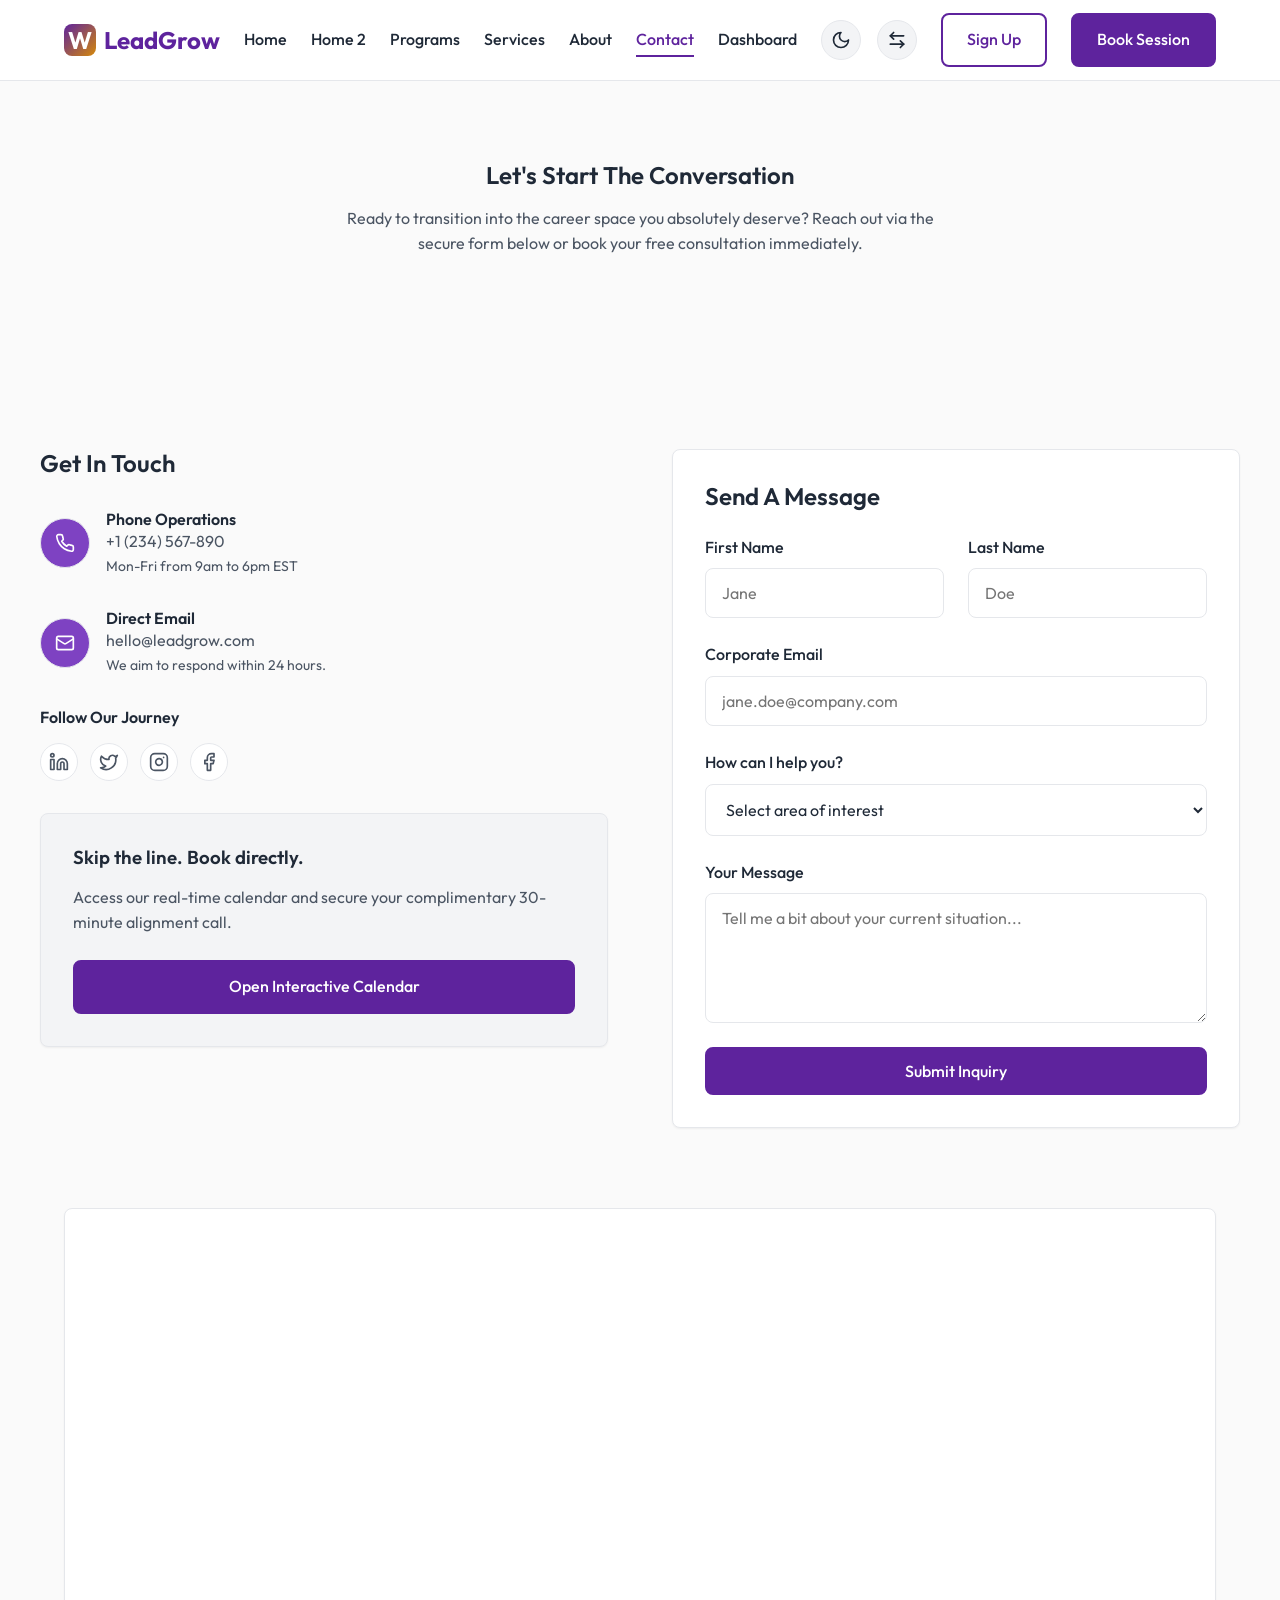
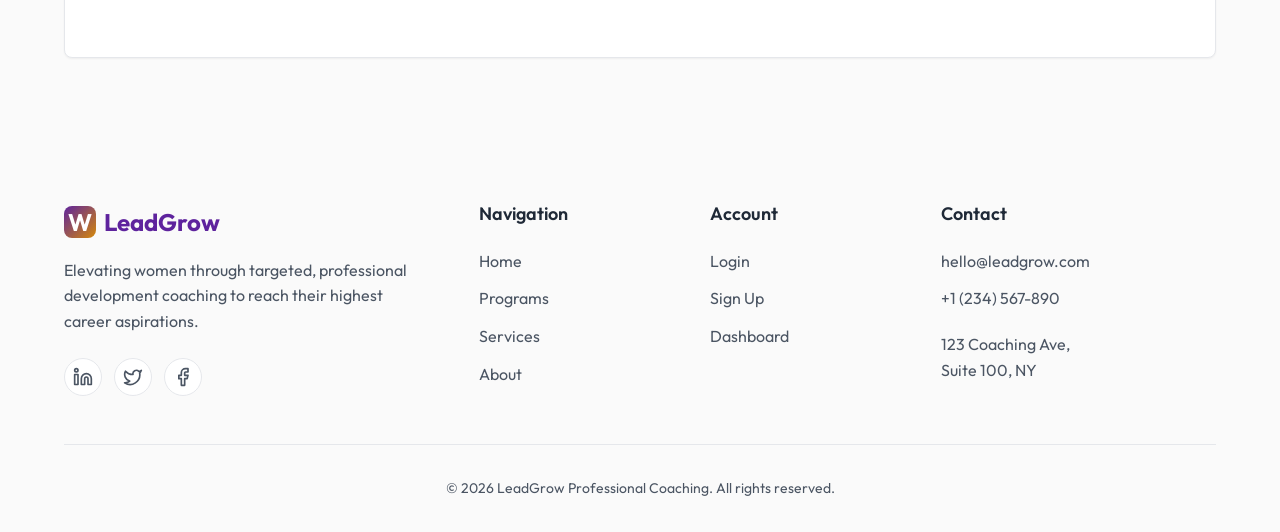
<file: contact.html>
<!DOCTYPE html>
<html lang="en">

<head>
  <meta charset="UTF-8">
  <meta name="viewport" content="width=device-width, initial-scale=1.0">
  <title>Contact & Book Consultation | Empowering Women</title>
  <meta name="description" content="Get in touch. Book your free initial coaching consultation today.">
  <link rel="stylesheet" href="css/style.css">
  <link rel="icon" type="image/png" href="favicon.png">
  <script src="js/main.js" defer></script>
</head>

<body class="with-bg-image">

  <!-- Header -->
  <header class="header">
    <div class="container header-container">
      <a href="index.html" class="logo">
        <div class="logo-icon">W</div>
        <span>LeadGrow</span>
      </a>

      <nav class="nav">
        <ul class="nav-list">
          <li><a href="index.html" class="nav-link">Home</a></li>
          <li><a href="home-2.html" class="nav-link">Home 2</a></li>
          <li><a href="programs.html" class="nav-link">Programs</a></li>
          <li><a href="services.html" class="nav-link">Services</a></li>
          <li><a href="about.html" class="nav-link">About</a></li>
          <li><a href="contact.html" class="nav-link active">Contact</a></li>
          <li><a href="dashboard.html" class="nav-link">Dashboard</a></li>
        </ul>

        <div class="nav-toggles">
          <button class="icon-btn theme-toggle" aria-label="Toggle Theme">
            <svg xmlns="http://www.w3.org/2000/svg" width="20" height="20" viewBox="0 0 24 24" fill="none"
              stroke="currentColor" stroke-width="2" stroke-linecap="round" stroke-linejoin="round"
              class="lucide lucide-moon">
              <path d="M12 3a6 6 0 0 0 9 9 9 9 0 1 1-9-9Z" />
            </svg>
          </button>
          <button class="icon-btn rtl-toggle" aria-label="Toggle Direction">
            <svg xmlns="http://www.w3.org/2000/svg" width="20" height="20" viewBox="0 0 24 24" fill="none"
              stroke="currentColor" stroke-width="2" stroke-linecap="round" stroke-linejoin="round"
              class="lucide lucide-arrow-left-right">
              <path d="M8 3 4 7l4 4" />
              <path d="M4 7h16" />
              <path d="m16 21 4-4-4-4" />
              <path d="M20 17H4" />
            </svg>
          </button>
        </div>

        <a href="signup.html" class="btn btn-secondary">Sign Up</a>
        <a href="contact.html" class="btn btn-primary">Book Session</a>
      </nav>

      <button class="mobile-menu-btn" aria-label="Open Menu">
        <svg xmlns="http://www.w3.org/2000/svg" width="28" height="28" viewBox="0 0 24 24" fill="none"
          stroke="currentColor" stroke-width="2" stroke-linecap="round" stroke-linejoin="round"
          class="lucide lucide-menu">
          <line x1="4" x2="20" y1="12" y2="12" />
          <line x1="4" x2="20" y1="6" y2="6" />
          <line x1="4" x2="20" y1="18" y2="18" />
        </svg>
      </button>
    </div>
  </header>

  <!-- Mobile Slide-in Menu -->
  <div class="mobile-nav-overlay"></div>
  <aside class="mobile-nav-panel">
    <button class="mobile-nav-close" aria-label="Close Menu">
      <svg xmlns="http://www.w3.org/2000/svg" width="28" height="28" viewBox="0 0 24 24" fill="none"
        stroke="currentColor" stroke-width="2" stroke-linecap="round" stroke-linejoin="round" class="lucide lucide-x">
        <path d="M18 6 6 18" />
        <path d="m6 6 12 12" />
      </svg>
    </button>

    <ul class="mobile-nav-list">
      <li><a href="index.html" class="nav-link">Home</a></li>
      <li><a href="home-2.html" class="nav-link">Home 2</a></li>
      <li><a href="programs.html" class="nav-link">Programs</a></li>
      <li><a href="services.html" class="nav-link">Services</a></li>
      <li><a href="about.html" class="nav-link">About</a></li>
      <li><a href="contact.html" class="nav-link active">Contact</a></li>
      <li><a href="dashboard.html" class="nav-link">Dashboard</a></li>
    </ul>

    <div class="mobile-nav-line"></div>

    <div class="mobile-nav-footer">
      <a href="signup.html" class="btn btn-secondary btn-block">Sign Up</a>
      <a href="contact.html" class="btn btn-primary btn-block">Book Free Coaching Call</a>
      <div class="nav-toggles" style="margin-top: 1rem; justify-content: center;">
        <button class="icon-btn theme-toggle" aria-label="Toggle Theme">
          <svg xmlns="http://www.w3.org/2000/svg" width="20" height="20" viewBox="0 0 24 24" fill="none"
            stroke="currentColor" stroke-width="2" stroke-linecap="round" stroke-linejoin="round"
            class="lucide lucide-moon">
            <path d="M12 3a6 6 0 0 0 9 9 9 9 0 1 1-9-9Z" />
          </svg>
        </button>
        <button class="icon-btn rtl-toggle" aria-label="Toggle Direction">
          <svg xmlns="http://www.w3.org/2000/svg" width="20" height="20" viewBox="0 0 24 24" fill="none"
            stroke="currentColor" stroke-width="2" stroke-linecap="round" stroke-linejoin="round"
            class="lucide lucide-arrow-left-right">
            <path d="M8 3 4 7l4 4" />
            <path d="M4 7h16" />
            <path d="m16 21 4-4-4-4" />
            <path d="M20 17H4" />
          </svg>
        </button>
      </div>
    </div>
  </aside>

  <!-- Main Content -->
  <main>
    <section class="section section-bg text-center">
      <div class="container">
        <h1>Let's Start The Conversation</h1>
        <p class="text-secondary" style="margin-bottom: 2rem; max-width: 600px; margin-left: auto; margin-right: auto;">
          Ready to transition into the career space you absolutely deserve? Reach out via the secure form below or book
          your free consultation immediately.
        </p>
      </div>
    </section>

    <!-- Connect Grid -->
    <section class="section container">
      <div class="grid grid-2" style="gap: 4rem;">

        <!-- Contact Information Block -->
        <div class="contact-info-block">
          <h2 style="margin-bottom: 2rem;">Get In Touch</h2>

          <div class="flex items-center gap-2" style="margin-bottom: 2rem;">
            <div class="icon-btn"
              style="width: 50px; height: 50px; background-color: var(--primary-light); color: white; flex-shrink: 0;">
              <svg xmlns="http://www.w3.org/2000/svg" width="24" height="24" viewBox="0 0 24 24" fill="none"
                stroke="currentColor" stroke-width="2" stroke-linecap="round" stroke-linejoin="round">
                <path
                  d="M22 16.92v3a2 2 0 0 1-2.18 2 19.79 19.79 0 0 1-8.63-3.07 19.5 19.5 0 0 1-6-6 19.79 19.79 0 0 1-3.07-8.67A2 2 0 0 1 4.11 2h3a2 2 0 0 1 2 1.72 12.84 12.84 0 0 0 .7 2.81 2 2 0 0 1-.45 2.11L8.09 9.91a16 16 0 0 0 6 6l1.27-1.27a2 2 0 0 1 2.11-.45 12.84 12.84 0 0 0 2.81.7A2 2 0 0 1 22 16.92z" />
              </svg>
            </div>
            <div>
              <h4 style="margin: 0;">Phone Operations</h4>
              <a href="tel:+1234567890" class="text-secondary">+1 (234) 567-890</a>
              <div style="font-size: 0.875rem; color: var(--text-secondary);">Mon-Fri from 9am to 6pm EST</div>
            </div>
          </div>

          <div class="flex items-center gap-2" style="margin-bottom: 2rem;">
            <div class="icon-btn"
              style="width: 50px; height: 50px; background-color: var(--primary-light); color: white; flex-shrink: 0;">
              <svg xmlns="http://www.w3.org/2000/svg" width="24" height="24" viewBox="0 0 24 24" fill="none"
                stroke="currentColor" stroke-width="2" stroke-linecap="round" stroke-linejoin="round">
                <rect width="20" height="16" x="2" y="4" rx="2" />
                <path d="m22 7-8.97 5.7a1.94 1.94 0 0 1-2.06 0L2 7" />
              </svg>
            </div>
            <div>
              <h4 style="margin: 0;">Direct Email</h4>
              <a href="mailto:hello@leadgrow.com" class="text-secondary">hello@leadgrow.com</a>
              <div style="font-size: 0.875rem; color: var(--text-secondary);">We aim to respond within 24 hours.</div>
            </div>
          </div>

          <div class="flex flex-col gap-1" style="margin-bottom: 2rem;">
            <h4 style="margin: 0;">Follow Our Journey</h4>
            <div class="social-links" style="margin-top: 0.5rem;">
              <a href="#" class="icon-btn" aria-label="LinkedIn">
                <svg xmlns="http://www.w3.org/2000/svg" width="20" height="20" viewBox="0 0 24 24" fill="none"
                  stroke="currentColor" stroke-width="2" stroke-linecap="round" stroke-linejoin="round"
                  class="lucide lucide-linkedin">
                  <path d="M16 8a6 6 0 0 1 6 6v7h-4v-7a2 2 0 0 0-2-2 2 2 0 0 0-2 2v7h-4v-7a6 6 0 0 1 6-6z" />
                  <rect width="4" height="12" x="2" y="9" />
                  <circle cx="4" cy="4" r="2" />
                </svg>
              </a>
              <a href="#" class="icon-btn" aria-label="Twitter">
                <svg xmlns="http://www.w3.org/2000/svg" width="20" height="20" viewBox="0 0 24 24" fill="none"
                  stroke="currentColor" stroke-width="2" stroke-linecap="round" stroke-linejoin="round"
                  class="lucide lucide-twitter">
                  <path
                    d="M22 4s-.7 2.1-2 3.4c1.6 10-9.4 17.3-18 11.6 2.2.1 4.4-.6 6-2C3 15.5.5 9.6 3 5c2.2 2.6 5.6 4.1 9 4-.9-4.2 4-6.6 7-3.8 1.1 0 3-1.2 3-1.2z" />
                </svg>
              </a>
              <a href="#" class="icon-btn" aria-label="Instagram">
                <svg xmlns="http://www.w3.org/2000/svg" width="20" height="20" viewBox="0 0 24 24" fill="none"
                  stroke="currentColor" stroke-width="2" stroke-linecap="round" stroke-linejoin="round"
                  class="lucide lucide-instagram">
                  <rect width="20" height="20" x="2" y="2" rx="5" ry="5" />
                  <path d="M16 11.37A4 4 0 1 1 12.63 8 4 4 0 0 1 16 11.37z" />
                  <line x1="17.5" x2="17.51" y1="6.5" y2="6.5" />
                </svg>
              </a>
              <a href="#" class="icon-btn" aria-label="Facebook">
                <svg xmlns="http://www.w3.org/2000/svg" width="20" height="20" viewBox="0 0 24 24" fill="none"
                  stroke="currentColor" stroke-width="2" stroke-linecap="round" stroke-linejoin="round"
                  class="lucide lucide-facebook">
                  <path d="M18 2h-3a5 5 0 0 0-5 5v3H7v4h3v8h4v-8h3l1-4h-4V7a1 1 0 0 1 1-1h3z" />
                </svg>
              </a>
            </div>
          </div>

          <!-- Quick Book Card -->
          <div class="card" style="margin-top: 2rem; background-color: var(--surface-alt); height: auto;">
            <h3 style="margin-bottom: 1rem;">Skip the line. Book directly.</h3>
            <p class="text-secondary" style="margin-bottom: 1.5rem;">Access our real-time calendar and secure your
              complimentary 30-minute alignment call.</p>
            <a href="#" class="btn btn-primary btn-block">Open Interactive Calendar</a>
          </div>
        </div>

        <!-- Inquiry Form -->
        <div class="card">
          <h2 style="margin-bottom: 1.5rem;">Send A Message</h2>
          <form action="#" method="POST">
            <div class="form-row">
              <div class="form-group" style="flex: 1;">
                <label class="form-label" for="fname">First Name</label>
                <input type="text" id="fname" class="form-control" placeholder="Jane" required>
              </div>
              <div class="form-group" style="flex: 1;">
                <label class="form-label" for="lname">Last Name</label>
                <input type="text" id="lname" class="form-control" placeholder="Doe" required>
              </div>
            </div>

            <div class="form-group">
              <label class="form-label" for="contact-email">Corporate Email</label>
              <input type="email" id="contact-email" class="form-control" placeholder="jane.doe@company.com" required>
            </div>

            <div class="form-group">
              <label class="form-label" for="subject">How can I help you?</label>
              <select id="subject" class="form-control" required style="appearance: auto;">
                <option value="" disabled selected>Select area of interest</option>
                <option value="1on1">1:1 Strategic Coaching</option>
                <option value="corporate">Corporate Training & Workshops</option>
                <option value="speaking">Keynote Speaking Inquiry</option>
                <option value="general">General Support / Question</option>
              </select>
            </div>

            <div class="form-group">
              <label class="form-label" for="message">Your Message</label>
              <textarea id="message" class="form-control" placeholder="Tell me a bit about your current situation..."
                rows="5" required style="resize: vertical;"></textarea>
            </div>

            <button type="submit" class="btn btn-primary btn-block">Submit Inquiry</button>
          </form>
        </div>

      </div>
    </section>

    <!-- Location Map -->
    <section class="section" style="padding-top: 0;">
      <div class="container">
        <div class="card" style="padding: 0; overflow: hidden; height: 450px; border-radius: var(--border-radius);">
          <iframe
            src="https://www.google.com/maps/embed?pb=!1m18!1m12!1m3!1d193595.25280821886!2d-74.11976373974735!3d40.69766374874431!2m3!1f0!2f0!3f0!3m2!1i1024!2i768!4f13.1!3m3!1m2!1s0x89c24fa5d33f083b%3A0xc80b8f06e177fe62!2sNew%20York%2C%20NY%2C%20USA!5e0!3m2!1sen!2sin!4v1714000000000!5m2!1sen!2sin"
            width="100%" height="100%" style="border:0;" allowfullscreen="" loading="lazy"
            referrerpolicy="no-referrer-when-downgrade"></iframe>
        </div>
      </div>
    </section>
  </main>

  <footer class="footer">
    <div class="container">
      <div class="footer-top">
        <div class="footer-brand">
          <a href="index.html" class="logo">
            <div class="logo-icon">W</div>
            <span>LeadGrow</span>
          </a>
          <p>Elevating women through targeted, professional development coaching to reach their highest career
            aspirations.</p>
          <div class="social-links">
            <a href="#" class="icon-btn" aria-label="LinkedIn">
              <svg xmlns="http://www.w3.org/2000/svg" width="20" height="20" viewBox="0 0 24 24" fill="none"
                stroke="currentColor" stroke-width="2" stroke-linecap="round" stroke-linejoin="round"
                class="lucide lucide-linkedin">
                <path d="M16 8a6 6 0 0 1 6 6v7h-4v-7a2 2 0 0 0-2-2 2 2 0 0 0-2 2v7h-4v-7a6 6 0 0 1 6-6z" />
                <rect width="4" height="12" x="2" y="9" />
                <circle cx="4" cy="4" r="2" />
              </svg>
            </a>
            <a href="#" class="icon-btn" aria-label="Twitter">
              <svg xmlns="http://www.w3.org/2000/svg" width="20" height="20" viewBox="0 0 24 24" fill="none"
                stroke="currentColor" stroke-width="2" stroke-linecap="round" stroke-linejoin="round"
                class="lucide lucide-twitter">
                <path
                  d="M22 4s-.7 2.1-2 3.4c1.6 10-9.4 17.3-18 11.6 2.2.1 4.4-.6 6-2C3 15.5.5 9.6 3 5c2.2 2.6 5.6 4.1 9 4-.9-4.2 4-6.6 7-3.8 1.1 0 3-1.2 3-1.2z" />
              </svg>
            </a>
            <a href="#" class="icon-btn" aria-label="Facebook">
              <svg xmlns="http://www.w3.org/2000/svg" width="20" height="20" viewBox="0 0 24 24" fill="none"
                stroke="currentColor" stroke-width="2" stroke-linecap="round" stroke-linejoin="round"
                class="lucide lucide-facebook">
                <path d="M18 2h-3a5 5 0 0 0-5 5v3H7v4h3v8h4v-8h3l1-4h-4V7a1 1 0 0 1 1-1h3z" />
              </svg>
            </a>
          </div>
        </div>

        <div>
          <h4 class="footer-title">Navigation</h4>
          <div class="footer-links">
            <a href="index.html">Home</a>
            <a href="programs.html">Programs</a>
            <a href="services.html">Services</a>
            <a href="about.html">About</a>
          </div>
        </div>

        <div>
          <h4 class="footer-title">Account</h4>
          <div class="footer-links">
            <a href="login.html">Login</a>
            <a href="signup.html">Sign Up</a>
            <a href="dashboard.html">Dashboard</a>
          </div>
        </div>

        <div>
          <h4 class="footer-title">Contact</h4>
          <div class="footer-links">
            <a href="mailto:hello@leadgrow.com">hello@leadgrow.com</a>
            <a href="tel:+1234567890">+1 (234) 567-890</a>
            <span style="display: block; margin-top: 0.5rem; color: var(--text-secondary);">123 Coaching Ave,<br>Suite
              100, NY</span>
          </div>
        </div>
      </div>

      <div class="footer-bottom">
        &copy; 2026 LeadGrow Professional Coaching. All rights reserved.
      </div>
    </div>
  </footer>

  <button class="scroll-top" aria-label="Scroll to top">
    <svg xmlns="http://www.w3.org/2000/svg" width="24" height="24" viewBox="0 0 24 24" fill="none" stroke="currentColor"
      stroke-width="2" stroke-linecap="round" stroke-linejoin="round" class="lucide lucide-arrow-up">
      <path d="m18 15-6-6-6 6" />
    </svg>
  </button>
</body>

</html>
</file>
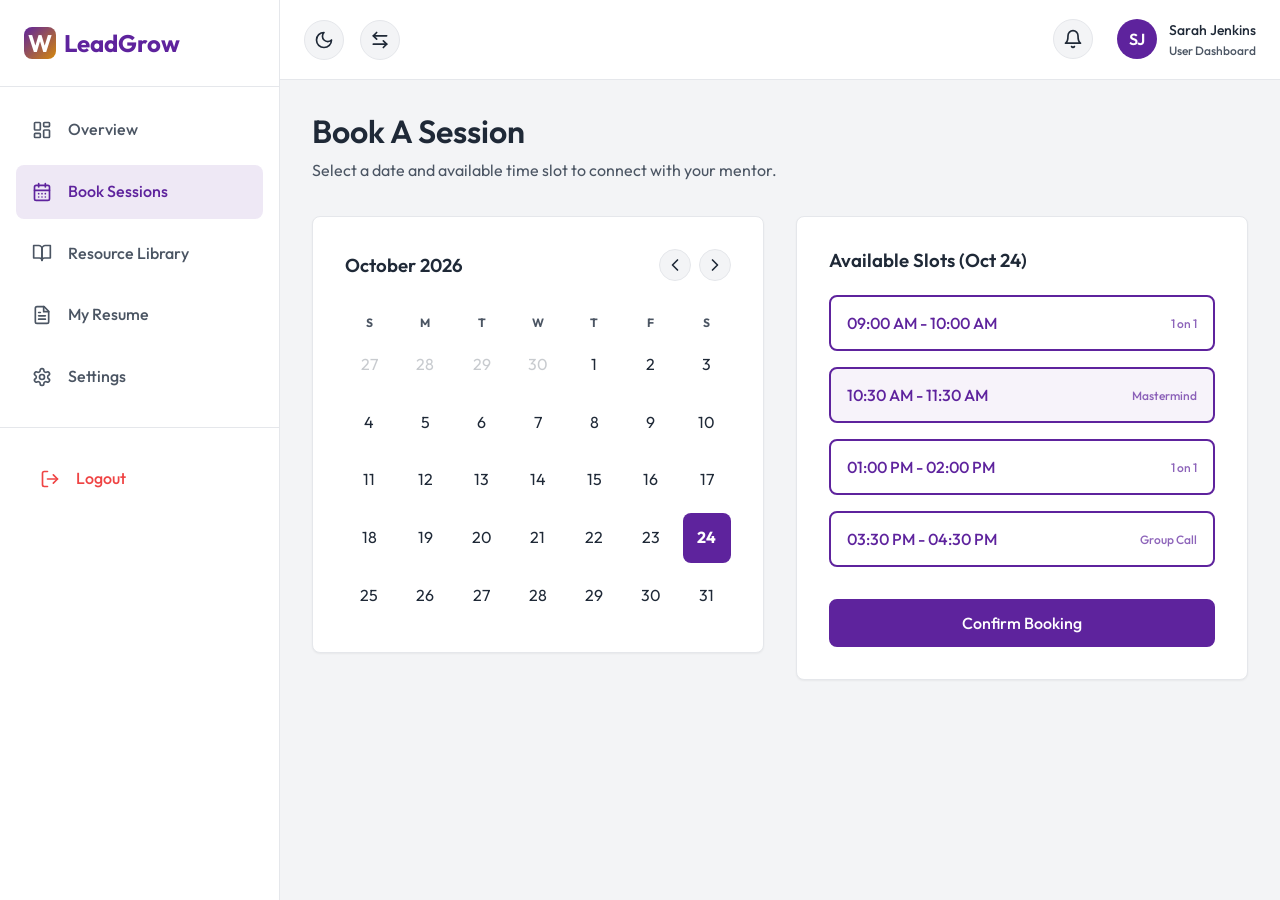
<file: dashboard-book.html>
<!DOCTYPE html>
<html lang="en">
<head>
  <meta charset="UTF-8">
  <meta name="viewport" content="width=device-width, initial-scale=1.0">
  <title>Book Sessions | LeadGrow Dashboard</title>
  <meta name="description" content="Schedule your next 1:1 coaching session or join a group mastermind.">
  <link rel="stylesheet" href="css/style.css">
  <link rel="icon" type="image/png" href="favicon.png">
  <script src="js/main.js" defer></script>
</head>
<body style="overflow: hidden;">

  <div class="dashboard-layout">
    
    <!-- Sidebar Navigation -->
    <aside class="sidebar">
      <div class="sidebar-header">
        <a href="index.html" class="logo">
          <div class="logo-icon">W</div>
          <span>LeadGrow</span>
        </a>
      </div>
      
      <div class="sidebar-nav">
        <a href="dashboard.html" class="sidebar-link">
          <svg xmlns="http://www.w3.org/2000/svg" width="20" height="20" viewBox="0 0 24 24" fill="none" stroke="currentColor" stroke-width="2" stroke-linecap="round" stroke-linejoin="round" class="lucide lucide-layout-dashboard"><rect width="7" height="9" x="3" y="3" rx="1"/><rect width="7" height="5" x="14" y="3" rx="1"/><rect width="7" height="9" x="14" y="12" rx="1"/><rect width="7" height="5" x="3" y="16" rx="1"/></svg>
          Overview
        </a>
        <a href="dashboard-book.html" class="sidebar-link active">
          <svg xmlns="http://www.w3.org/2000/svg" width="20" height="20" viewBox="0 0 24 24" fill="none" stroke="currentColor" stroke-width="2" stroke-linecap="round" stroke-linejoin="round" class="lucide lucide-calendar-days"><rect width="18" height="18" x="3" y="4" rx="2" ry="2"/><line x1="16" x2="16" y1="2" y2="6"/><line x1="8" x2="8" y1="2" y2="6"/><line x1="3" x2="21" y1="10" y2="10"/><path d="M8 14h.01"/><path d="M12 14h.01"/><path d="M16 14h.01"/><path d="M8 18h.01"/><path d="M12 18h.01"/><path d="M16 18h.01"/></svg>
          Book Sessions
        </a>
        <a href="dashboard-resources.html" class="sidebar-link">
          <svg xmlns="http://www.w3.org/2000/svg" width="20" height="20" viewBox="0 0 24 24" fill="none" stroke="currentColor" stroke-width="2" stroke-linecap="round" stroke-linejoin="round" class="lucide lucide-book-open"><path d="M2 3h6a4 4 0 0 1 4 4v14a3 3 0 0 0-3-3H2z"/><path d="M22 3h-6a4 4 0 0 0-4 4v14a3 3 0 0 1 3-3h7z"/></svg>
          Resource Library
        </a>
        <a href="dashboard-resume.html" class="sidebar-link">
          <svg xmlns="http://www.w3.org/2000/svg" width="20" height="20" viewBox="0 0 24 24" fill="none" stroke="currentColor" stroke-width="2" stroke-linecap="round" stroke-linejoin="round" class="lucide lucide-file-text"><path d="M14.5 2H6a2 2 0 0 0-2 2v16a2 2 0 0 0 2 2h12a2 2 0 0 0 2-2V7.5L14.5 2z"/><polyline points="14 2 14 8 20 8"/><line x1="16" x2="8" y1="13" y2="13"/><line x1="16" x2="8" y1="17" y2="17"/><line x1="10" x2="8" y1="9" y2="9"/></svg>
          My Resume
        </a>
        <a href="dashboard-settings.html" class="sidebar-link">
          <svg xmlns="http://www.w3.org/2000/svg" width="20" height="20" viewBox="0 0 24 24" fill="none" stroke="currentColor" stroke-width="2" stroke-linecap="round" stroke-linejoin="round" class="lucide lucide-settings"><path d="M12.22 2h-.44a2 2 0 0 0-2 2v.18a2 2 0 0 1-1 1.73l-.43.25a2 2 0 0 1-2 0l-.15-.08a2 2 0 0 0-2.73.73l-.22.38a2 2 0 0 0 .73 2.73l.15.1a2 2 0 0 1 1 1.72v.51a2 2 0 0 1-1 1.74l-.15.09a2 2 0 0 0-.73 2.73l.22.38a2 2 0 0 0 2.73.73l.15-.08a2 2 0 0 1 2 0l.43.25a2 2 0 0 1 1 1.73V20a2 2 0 0 0 2 2h.44a2 2 0 0 0 2-2v-.18a2 2 0 0 1 1-1.73l.43-.25a2 2 0 0 1 2 0l.15.08a2 2 0 0 0 2.73-.73l.22-.39a2 2 0 0 0-.73-2.73l-.15-.08a2 2 0 0 1-1-1.74v-.5a2 2 0 0 1 1-1.74l.15-.09a2 2 0 0 0 .73-2.73l-.22-.38a2 2 0 0 0-2.73-.73l-.15.08a2 2 0 0 1-2 0l-.43-.25a2 2 0 0 1-1-1.73V4a2 2 0 0 0-2-2z"/><circle cx="12" cy="12" r="3"/></svg>
          Settings
        </a>
      </div>
      
      <div class="sidebar-footer">
        <a href="index.html" class="sidebar-link" style="color: var(--error-color);">
          <svg xmlns="http://www.w3.org/2000/svg" width="20" height="20" viewBox="0 0 24 24" fill="none" stroke="currentColor" stroke-width="2" stroke-linecap="round" stroke-linejoin="round" class="lucide lucide-log-out"><path d="M9 21H5a2 2 0 0 1-2-2V5a2 2 0 0 1 2-2h4"/><polyline points="16 17 21 12 16 7"/><line x1="21" x2="9" y1="12" y2="12"/></svg>
          Logout
        </a>
      </div>
    </aside>

    <div class="sidebar-overlay"></div>

    <!-- Main Content Area -->
    <main class="dashboard-main">
      
      <header class="dashboard-header">
        <div style="display: flex; align-items: center;">
          <button class="icon-btn dashboard-toggle" aria-label="Open Sidebar">
            <svg xmlns="http://www.w3.org/2000/svg" width="24" height="24" viewBox="0 0 24 24" fill="none" stroke="currentColor" stroke-width="2" stroke-linecap="round" stroke-linejoin="round" class="lucide lucide-menu"><line x1="4" x2="20" y1="12" y2="12"/><line x1="4" x2="20" y1="6" y2="6"/><line x1="4" x2="20" y1="18" y2="18"/></svg>
          </button>
          
          <div class="nav-toggles">
            <button class="icon-btn theme-toggle" aria-label="Toggle Theme">
              <svg xmlns="http://www.w3.org/2000/svg" width="20" height="20" viewBox="0 0 24 24" fill="none" stroke="currentColor" stroke-width="2" stroke-linecap="round" stroke-linejoin="round" class="lucide lucide-moon"><path d="M12 3a6 6 0 0 0 9 9 9 9 0 1 1-9-9Z"/></svg>
            </button>
            <button class="icon-btn rtl-toggle" aria-label="Toggle Direction">
              <svg xmlns="http://www.w3.org/2000/svg" width="20" height="20" viewBox="0 0 24 24" fill="none" stroke="currentColor" stroke-width="2" stroke-linecap="round" stroke-linejoin="round" class="lucide lucide-arrow-left-right"><path d="M8 3 4 7l4 4"/><path d="M4 7h16"/><path d="m16 21 4-4-4-4"/><path d="M20 17H4"/></svg>
            </button>
          </div>
        </div>
        
        <div class="header-actions">
          <button class="icon-btn" aria-label="Notifications">
            <svg xmlns="http://www.w3.org/2000/svg" width="20" height="20" viewBox="0 0 24 24" fill="none" stroke="currentColor" stroke-width="2" stroke-linecap="round" stroke-linejoin="round" class="lucide lucide-bell"><path d="M6 8a6 6 0 0 1 12 0c0 7 3 9 3 9H3s3-2 3-9"/><path d="M10.3 21a1.94 1.94 0 0 0 3.4 0"/></svg>
          </button>
          
          <div class="user-profile">
            <div class="avatar">SJ</div>
            <div class="user-info">
              <div style="font-size: 0.875rem; color: var(--text-primary);">Sarah Jenkins</div>
              <div style="font-size: 0.75rem; color: var(--text-secondary);">User Dashboard</div>
            </div>
          </div>
        </div>
      </header>

      <div class="dashboard-content">
        <div style="margin-bottom: 2rem;">
          <h1 style="margin-bottom: 0.5rem; font-size: 2rem;">Book A Session</h1>
          <p class="text-secondary">Select a date and available time slot to connect with your mentor.</p>
        </div>

        <div class="grid grid-2" style="gap: 2rem; align-items: start;">
          
          <!-- Simulated Calendar Card -->
          <div class="card">
            <div style="display: flex; justify-content: space-between; align-items: center; margin-bottom: 2rem;">
              <h3 style="margin: 0;">October 2026</h3>
              <div style="display: flex; gap: 0.5rem;">
                <button class="icon-btn" style="width: 32px; height: 32px;"><svg xmlns="http://www.w3.org/2000/svg" width="16" height="16" viewBox="0 0 24 24" fill="none" stroke="currentColor" stroke-width="2" stroke-linecap="round" stroke-linejoin="round"><path d="m15 18-6-6 6-6"/></svg></button>
                <button class="icon-btn" style="width: 32px; height: 32px;"><svg xmlns="http://www.w3.org/2000/svg" width="16" height="16" viewBox="0 0 24 24" fill="none" stroke="currentColor" stroke-width="2" stroke-linecap="round" stroke-linejoin="round"><path d="m9 18 6-6-6-6"/></svg></button>
              </div>
            </div>

            <div class="calendar-grid">
              <!-- Days Header -->
              <div style="font-size: 0.75rem; font-weight: 700; color: var(--text-secondary);">S</div>
              <div style="font-size: 0.75rem; font-weight: 700; color: var(--text-secondary);">M</div>
              <div style="font-size: 0.75rem; font-weight: 700; color: var(--text-secondary);">T</div>
              <div style="font-size: 0.75rem; font-weight: 700; color: var(--text-secondary);">W</div>
              <div style="font-size: 0.75rem; font-weight: 700; color: var(--text-secondary);">T</div>
              <div style="font-size: 0.75rem; font-weight: 700; color: var(--text-secondary);">F</div>
              <div style="font-size: 0.75rem; font-weight: 700; color: var(--text-secondary);">S</div>

              <!-- Days (Simulated) -->
              <div class="calendar-day" style="color: var(--text-secondary); opacity: 0.3;">27</div>
              <div class="calendar-day" style="color: var(--text-secondary); opacity: 0.3;">28</div>
              <div class="calendar-day" style="color: var(--text-secondary); opacity: 0.3;">29</div>
              <div class="calendar-day" style="color: var(--text-secondary); opacity: 0.3;">30</div>
              <div class="calendar-day">1</div>
              <div class="calendar-day">2</div>
              <div class="calendar-day">3</div>
              <div class="calendar-day">4</div>
              <div class="calendar-day">5</div>
              <div class="calendar-day">6</div>
              <div class="calendar-day">7</div>
              <div class="calendar-day">8</div>
              <div class="calendar-day">9</div>
              <div class="calendar-day">10</div>
              <div class="calendar-day">11</div>
              <div class="calendar-day">12</div>
              <div class="calendar-day">13</div>
              <div class="calendar-day">14</div>
              <div class="calendar-day">15</div>
              <div class="calendar-day">16</div>
              <div class="calendar-day">17</div>
              <div class="calendar-day">18</div>
              <div class="calendar-day">19</div>
              <div class="calendar-day">20</div>
              <div class="calendar-day">21</div>
              <div class="calendar-day">22</div>
              <div class="calendar-day">23</div>
              <div class="calendar-day" style="background-color: var(--primary-color); color: white; font-weight: 700;">24</div>
              <div class="calendar-day">25</div>
              <div class="calendar-day">26</div>
              <div class="calendar-day">27</div>
              <div class="calendar-day">28</div>
              <div class="calendar-day">29</div>
              <div class="calendar-day">30</div>
              <div class="calendar-day">31</div>
            </div>
          </div>

          <!-- Slots Card -->
          <div class="card">
            <h3 style="margin-bottom: 1.5rem;">Available Slots (Oct 24)</h3>
            <div style="display: flex; flex-direction: column; gap: 1rem;">
              <button class="btn btn-secondary w-full" style="justify-content: space-between; padding: 1rem;">
                <span>09:00 AM - 10:00 AM</span>
                <span style="font-size: 0.75rem; opacity: 0.7;">1 on 1</span>
              </button>
              <button class="btn btn-secondary w-full active" style="justify-content: space-between; padding: 1rem; border-color: var(--primary-color); background-color: rgba(94, 35, 157, 0.05);">
                <span>10:30 AM - 11:30 AM</span>
                <span style="font-size: 0.75rem; opacity: 0.7;">Mastermind</span>
              </button>
              <button class="btn btn-secondary w-full" style="justify-content: space-between; padding: 1rem;">
                <span>01:00 PM - 02:00 PM</span>
                <span style="font-size: 0.75rem; opacity: 0.7;">1 on 1</span>
              </button>
              <button class="btn btn-secondary w-full" style="justify-content: space-between; padding: 1rem;">
                <span>03:30 PM - 04:30 PM</span>
                <span style="font-size: 0.75rem; opacity: 0.7;">Group Call</span>
              </button>
              
              <button class="btn btn-primary btn-block" style="margin-top: 1rem;">Confirm Booking</button>
            </div>
          </div>

        </div>

      </div>
    </main>
  </div>

  <button class="scroll-top" aria-label="Scroll to top">
    <svg xmlns="http://www.w3.org/2000/svg" width="24" height="24" viewBox="0 0 24 24" fill="none" stroke="currentColor" stroke-width="2" stroke-linecap="round" stroke-linejoin="round" class="lucide lucide-arrow-up"><path d="m18 15-6-6-6 6"/></svg>
  </button>
</body>
</html>
</file>
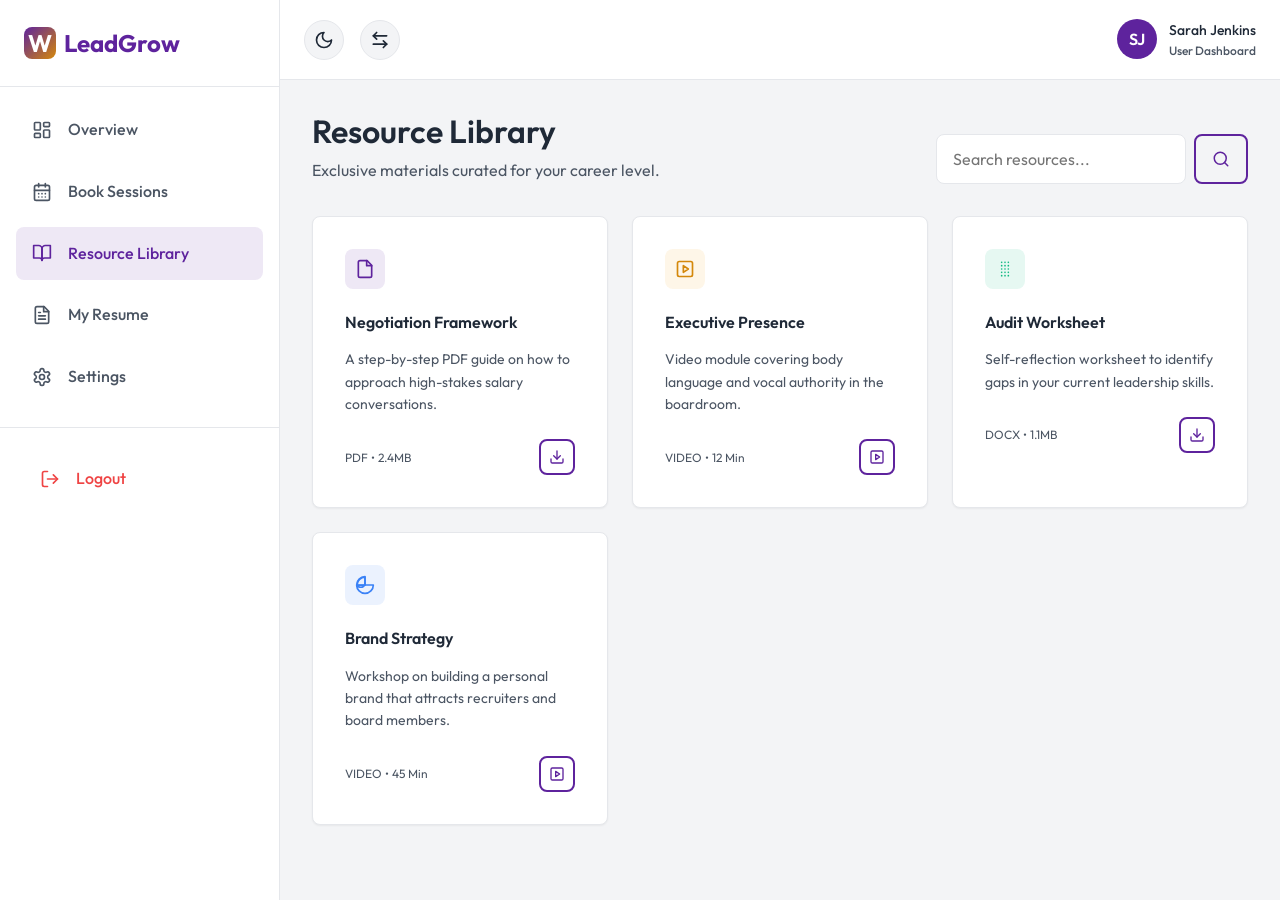
<file: dashboard-resources.html>
<!DOCTYPE html>
<html lang="en">
<head>
  <meta charset="UTF-8">
  <meta name="viewport" content="width=device-width, initial-scale=1.0">
  <title>Resource Library | LeadGrow Dashboard</title>
  <meta name="description" content="Access your exclusive coaching worksheets, career guides, and video lessons.">
  <link rel="stylesheet" href="css/style.css">
  <link rel="icon" type="image/png" href="favicon.png">
  <script src="js/main.js" defer></script>
</head>
<body style="overflow: hidden;">

  <div class="dashboard-layout">
    
    <!-- Sidebar Navigation -->
    <aside class="sidebar">
      <div class="sidebar-header">
        <a href="index.html" class="logo">
          <div class="logo-icon">W</div>
          <span>LeadGrow</span>
        </a>
      </div>
      
      <div class="sidebar-nav">
        <a href="dashboard.html" class="sidebar-link">
          <svg xmlns="http://www.w3.org/2000/svg" width="20" height="20" viewBox="0 0 24 24" fill="none" stroke="currentColor" stroke-width="2" stroke-linecap="round" stroke-linejoin="round" class="lucide lucide-layout-dashboard"><rect width="7" height="9" x="3" y="3" rx="1"/><rect width="7" height="5" x="14" y="3" rx="1"/><rect width="7" height="9" x="14" y="12" rx="1"/><rect width="7" height="5" x="3" y="16" rx="1"/></svg>
          Overview
        </a>
        <a href="dashboard-book.html" class="sidebar-link">
          <svg xmlns="http://www.w3.org/2000/svg" width="20" height="20" viewBox="0 0 24 24" fill="none" stroke="currentColor" stroke-width="2" stroke-linecap="round" stroke-linejoin="round" class="lucide lucide-calendar-days"><rect width="18" height="18" x="3" y="4" rx="2" ry="2"/><line x1="16" x2="16" y1="2" y2="6"/><line x1="8" x2="8" y1="2" y2="6"/><line x1="3" x2="21" y1="10" y2="10"/><path d="M8 14h.01"/><path d="M12 14h.01"/><path d="M16 14h.01"/><path d="M8 18h.01"/><path d="M12 18h.01"/><path d="M16 18h.01"/></svg>
          Book Sessions
        </a>
        <a href="dashboard-resources.html" class="sidebar-link active">
          <svg xmlns="http://www.w3.org/2000/svg" width="20" height="20" viewBox="0 0 24 24" fill="none" stroke="currentColor" stroke-width="2" stroke-linecap="round" stroke-linejoin="round" class="lucide lucide-book-open"><path d="M2 3h6a4 4 0 0 1 4 4v14a3 3 0 0 0-3-3H2z"/><path d="M22 3h-6a4 4 0 0 0-4 4v14a3 3 0 0 1 3-3h7z"/></svg>
          Resource Library
        </a>
        <a href="dashboard-resume.html" class="sidebar-link">
          <svg xmlns="http://www.w3.org/2000/svg" width="20" height="20" viewBox="0 0 24 24" fill="none" stroke="currentColor" stroke-width="2" stroke-linecap="round" stroke-linejoin="round" class="lucide lucide-file-text"><path d="M14.5 2H6a2 2 0 0 0-2 2v16a2 2 0 0 0 2 2h12a2 2 0 0 0 2-2V7.5L14.5 2z"/><polyline points="14 2 14 8 20 8"/><line x1="16" x2="8" y1="13" y2="13"/><line x1="16" x2="8" y1="17" y2="17"/><line x1="10" x2="8" y1="9" y2="9"/></svg>
          My Resume
        </a>
        <a href="dashboard-settings.html" class="sidebar-link">
          <svg xmlns="http://www.w3.org/2000/svg" width="20" height="20" viewBox="0 0 24 24" fill="none" stroke="currentColor" stroke-width="2" stroke-linecap="round" stroke-linejoin="round" class="lucide lucide-settings"><path d="M12.22 2h-.44a2 2 0 0 0-2 2v.18a2 2 0 0 1-1 1.73l-.43.25a2 2 0 0 1-2 0l-.15-.08a2 2 0 0 0-2.73.73l-.22.38a2 2 0 0 0 .73 2.73l.15.1a2 2 0 0 1 1 1.72v.51a2 2 0 0 1-1 1.74l-.15.09a2 2 0 0 0-.73 2.73l.22.38a2 2 0 0 0 2.73.73l.15-.08a2 2 0 0 1 2 0l.43.25a2 2 0 0 1 1 1.73V20a2 2 0 0 0 2 2h.44a2 2 0 0 0 2-2v-.18a2 2 0 0 1 1-1.73l.43-.25a2 2 0 0 1 2 0l.15.08a2 2 0 0 0 2.73-.73l.22-.39a2 2 0 0 0-.73-2.73l-.15-.08a2 2 0 0 1-1-1.74v-.5a2 2 0 0 1 1-1.74l.15-.09a2 2 0 0 0 .73-2.73l-.22-.38a2 2 0 0 0-2.73-.73l-.15.08a2 2 0 0 1-2 0l-.43-.25a2 2 0 0 1-1-1.73V4a2 2 0 0 0-2-2z"/><circle cx="12" cy="12" r="3"/></svg>
          Settings
        </a>
      </div>
      
      <div class="sidebar-footer">
        <a href="index.html" class="sidebar-link" style="color: var(--error-color);">
          <svg xmlns="http://www.w3.org/2000/svg" width="20" height="20" viewBox="0 0 24 24" fill="none" stroke="currentColor" stroke-width="2" stroke-linecap="round" stroke-linejoin="round" class="lucide lucide-log-out"><path d="M9 21H5a2 2 0 0 1-2-2V5a2 2 0 0 1 2-2h4"/><polyline points="16 17 21 12 16 7"/><line x1="21" x2="9" y1="12" y2="12"/></svg>
          Logout
        </a>
      </div>
    </aside>

    <div class="sidebar-overlay"></div>

    <!-- Main Content Area -->
    <main class="dashboard-main">
      
      <header class="dashboard-header">
        <div style="display: flex; align-items: center;">
          <button class="icon-btn dashboard-toggle" aria-label="Open Sidebar">
            <svg xmlns="http://www.w3.org/2000/svg" width="24" height="24" viewBox="0 0 24 24" fill="none" stroke="currentColor" stroke-width="2" stroke-linecap="round" stroke-linejoin="round" class="lucide lucide-menu"><line x1="4" x2="20" y1="12" y2="12"/><line x1="4" x2="20" y1="6" y2="6"/><line x1="4" x2="20" y1="18" y2="18"/></svg>
          </button>
          
          <div class="nav-toggles">
            <button class="icon-btn theme-toggle" aria-label="Toggle Theme">
              <svg xmlns="http://www.w3.org/2000/svg" width="20" height="20" viewBox="0 0 24 24" fill="none" stroke="currentColor" stroke-width="2" stroke-linecap="round" stroke-linejoin="round" class="lucide lucide-moon"><path d="M12 3a6 6 0 0 0 9 9 9 9 0 1 1-9-9Z"/></svg>
            </button>
            <button class="icon-btn rtl-toggle" aria-label="Toggle Direction">
              <svg xmlns="http://www.w3.org/2000/svg" width="20" height="20" viewBox="0 0 24 24" fill="none" stroke="currentColor" stroke-width="2" stroke-linecap="round" stroke-linejoin="round" class="lucide lucide-arrow-left-right"><path d="M8 3 4 7l4 4"/><path d="M4 7h16"/><path d="m16 21 4-4-4-4"/><path d="M20 17H4"/></svg>
            </button>
          </div>
        </div>
        
        <div class="header-actions">
          <div class="user-profile">
            <div class="avatar">SJ</div>
            <div class="user-info">
              <div style="font-size: 0.875rem; color: var(--text-primary);">Sarah Jenkins</div>
              <div style="font-size: 0.75rem; color: var(--text-secondary);">User Dashboard</div>
            </div>
          </div>
        </div>
      </header>

      <div class="dashboard-content">
        <div style="margin-bottom: 2rem; display: flex; justify-content: space-between; align-items: flex-end;">
          <div>
            <h1 style="margin-bottom: 0.5rem; font-size: 2rem;">Resource Library</h1>
            <p class="text-secondary">Exclusive materials curated for your career level.</p>
          </div>
          <div class="flex gap-1">
            <input type="text" class="form-control" placeholder="Search resources..." style="max-width: 250px;">
            <button class="btn btn-secondary" style="padding: 0 1rem;"><svg xmlns="http://www.w3.org/2000/svg" width="18" height="18" viewBox="0 0 24 24" fill="none" stroke="currentColor" stroke-width="2" stroke-linecap="round" stroke-linejoin="round"><circle cx="11" cy="11" r="8"/><path d="m21 21-4.3-4.3"/></svg></button>
          </div>
        </div>

        <div class="grid grid-3" style="gap: 1.5rem;">
          
          <div class="card p-4">
            <div style="width: 40px; height: 40px; background-color: rgba(94, 35, 157, 0.1); color: var(--primary-color); border-radius: 8px; display: flex; align-items: center; justify-content: center; margin-bottom: 1.5rem;">
              <svg xmlns="http://www.w3.org/2000/svg" width="20" height="20" viewBox="0 0 24 24" fill="none" stroke="currentColor" stroke-width="2" stroke-linecap="round" stroke-linejoin="round"><path d="M14.5 2H6a2 2 0 0 0-2 2v16a2 2 0 0 0 2 2h12a2 2 0 0 0 2-2V7.5L14.5 2z"/><polyline points="14 2 14 8 20 8"/></svg>
            </div>
            <h4>Negotiation Framework</h4>
            <p class="text-secondary" style="font-size: 0.875rem; margin-bottom: 1.5rem;">A step-by-step PDF guide on how to approach high-stakes salary conversations.</p>
            <div style="display: flex; justify-content: space-between; align-items: center;">
              <span style="font-size: 0.75rem; color: var(--text-secondary);">PDF • 2.4MB</span>
              <button class="btn btn-secondary" style="padding: 0.5rem;"><svg xmlns="http://www.w3.org/2000/svg" width="16" height="16" viewBox="0 0 24 24" fill="none" stroke="currentColor" stroke-width="2" stroke-linecap="round" stroke-linejoin="round"><path d="M21 15v4a2 2 0 0 1-2 2H5a2 2 0 0 1-2-2v-4"/><polyline points="7 10 12 15 17 10"/><line x1="12" x2="12" y1="15" y2="3"/></svg></button>
            </div>
          </div>

          <div class="card p-4">
            <div style="width: 40px; height: 40px; background-color: rgba(245, 166, 35, 0.1); color: var(--secondary-color); border-radius: 8px; display: flex; align-items: center; justify-content: center; margin-bottom: 1.5rem;">
              <svg xmlns="http://www.w3.org/2000/svg" width="20" height="20" viewBox="0 0 24 24" fill="none" stroke="currentColor" stroke-width="2" stroke-linecap="round" stroke-linejoin="round"><rect width="18" height="18" x="3" y="3" rx="2" ry="2"/><path d="m10 8 6 4-6 4V8z"/></svg>
            </div>
            <h4>Executive Presence</h4>
            <p class="text-secondary" style="font-size: 0.875rem; margin-bottom: 1.5rem;">Video module covering body language and vocal authority in the boardroom.</p>
            <div style="display: flex; justify-content: space-between; align-items: center;">
              <span style="font-size: 0.75rem; color: var(--text-secondary);">VIDEO • 12 Min</span>
              <button class="btn btn-secondary" style="padding: 0.5rem;"><svg xmlns="http://www.w3.org/2000/svg" width="16" height="16" viewBox="0 0 24 24" fill="none" stroke="currentColor" stroke-width="2" stroke-linecap="round" stroke-linejoin="round"><rect width="18" height="18" x="3" y="3" rx="2" ry="2"/><path d="m10 8 6 4-6 4V8z"/></svg></button>
            </div>
          </div>

          <div class="card p-4">
            <div style="width: 40px; height: 40px; background-color: rgba(16, 185, 129, 0.1); color: var(--success-color); border-radius: 8px; display: flex; align-items: center; justify-content: center; margin-bottom: 1.5rem;">
              <svg xmlns="http://www.w3.org/2000/svg" width="20" height="20" viewBox="0 0 24 24" fill="none" stroke="currentColor" stroke-width="2" stroke-linecap="round" stroke-linejoin="round"><path d="M12 20h.01"/><path d="M12 16h.01"/><path d="M12 12h.01"/><path d="M12 8h.01"/><path d="M12 4h.01"/><path d="M16 20h.01"/><path d="M16 16h.01"/><path d="M16 12h.01"/><path d="M16 8h.01"/><path d="M16 4h.01"/><path d="M8 20h.01"/><path d="M8 16h.01"/><path d="M8 12h.01"/><path d="M8 8h.01"/><path d="M8 4h.01"/></svg>
            </div>
            <h4>Audit Worksheet</h4>
            <p class="text-secondary" style="font-size: 0.875rem; margin-bottom: 1.5rem;">Self-reflection worksheet to identify gaps in your current leadership skills.</p>
            <div style="display: flex; justify-content: space-between; align-items: center;">
              <span style="font-size: 0.75rem; color: var(--text-secondary);">DOCX • 1.1MB</span>
              <button class="btn btn-secondary" style="padding: 0.5rem;"><svg xmlns="http://www.w3.org/2000/svg" width="16" height="16" viewBox="0 0 24 24" fill="none" stroke="currentColor" stroke-width="2" stroke-linecap="round" stroke-linejoin="round"><path d="M21 15v4a2 2 0 0 1-2 2H5a2 2 0 0 1-2-2v-4"/><polyline points="7 10 12 15 17 10"/><line x1="12" x2="12" y1="15" y2="3"/></svg></button>
            </div>
          </div>

          <div class="card p-4">
            <div style="width: 40px; height: 40px; background-color: rgba(59, 130, 246, 0.1); color: var(--info-color); border-radius: 8px; display: flex; align-items: center; justify-content: center; margin-bottom: 1.5rem;">
              <svg xmlns="http://www.w3.org/2000/svg" width="20" height="20" viewBox="0 0 24 24" fill="none" stroke="currentColor" stroke-width="2" stroke-linecap="round" stroke-linejoin="round"><path d="M12 2a10 10 0 1 0 10 10H12V2z"/><path d="M12 12L2.1 12.3c-.1.7.3 1.4 1 1.6l1.3.4c2.5.8 4.7.2 6-.8 1-.7 1.6-1.8 1.6-3.1V12z"/><path d="M2.5 12a10 10 0 0 1 9.5-9.5V12H2.5z"/></svg>
            </div>
            <h4>Brand Strategy</h4>
            <p class="text-secondary" style="font-size: 0.875rem; margin-bottom: 1.5rem;">Workshop on building a personal brand that attracts recruiters and board members.</p>
            <div style="display: flex; justify-content: space-between; align-items: center;">
              <span style="font-size: 0.75rem; color: var(--text-secondary);">VIDEO • 45 Min</span>
              <button class="btn btn-secondary" style="padding: 0.5rem;"><svg xmlns="http://www.w3.org/2000/svg" width="16" height="16" viewBox="0 0 24 24" fill="none" stroke="currentColor" stroke-width="2" stroke-linecap="round" stroke-linejoin="round"><rect width="18" height="18" x="3" y="3" rx="2" ry="2"/><path d="m10 8 6 4-6 4V8z"/></svg></button>
            </div>
          </div>

        </div>

      </div>
    </main>
  </div>

  <button class="scroll-top" aria-label="Scroll to top">
    <svg xmlns="http://www.w3.org/2000/svg" width="24" height="24" viewBox="0 0 24 24" fill="none" stroke="currentColor" stroke-width="2" stroke-linecap="round" stroke-linejoin="round" class="lucide lucide-arrow-up"><path d="m18 15-6-6-6 6"/></svg>
  </button>
</body>
</html>
</file>
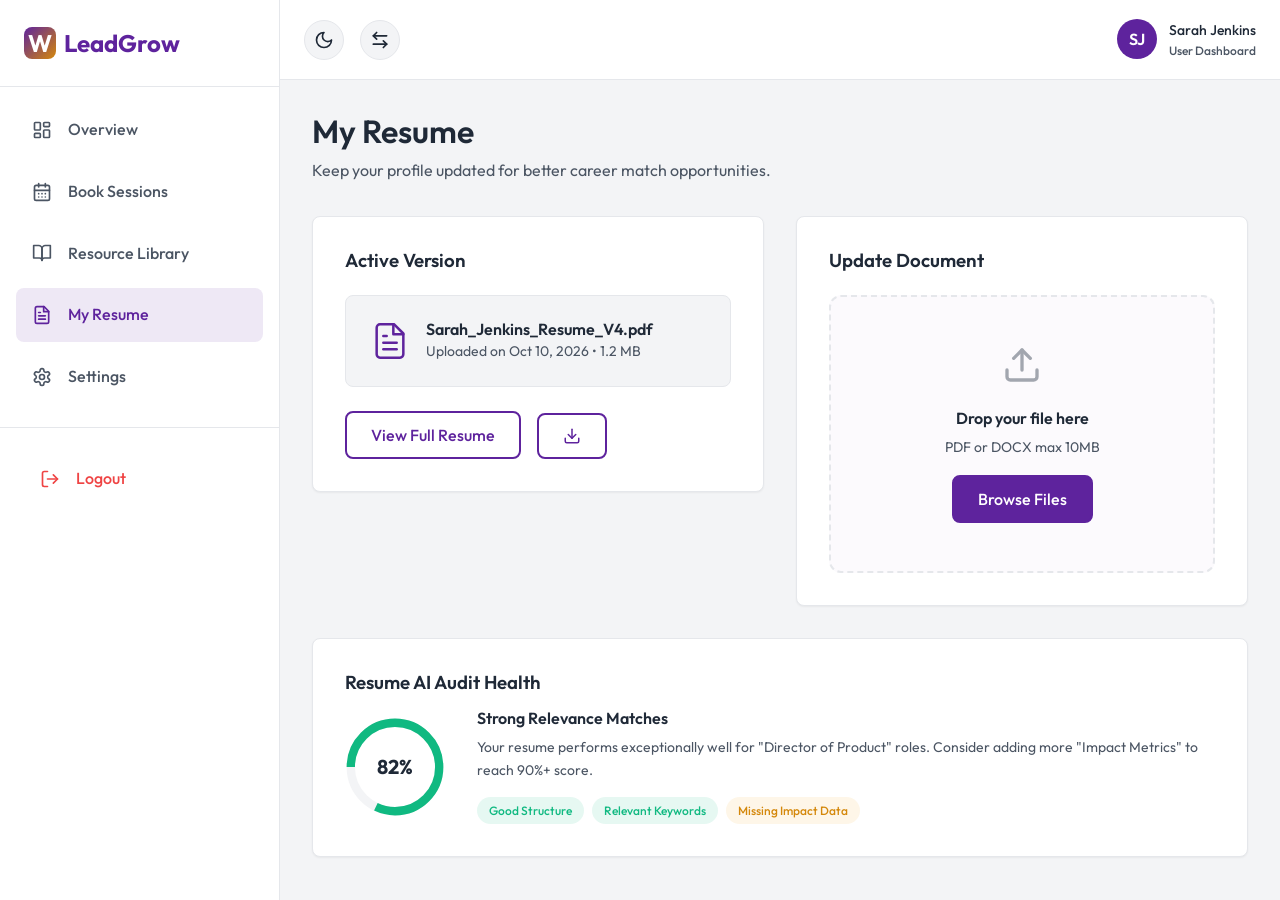
<file: dashboard-resume.html>
<!DOCTYPE html>
<html lang="en">
<head>
  <meta charset="UTF-8">
  <meta name="viewport" content="width=device-width, initial-scale=1.0">
  <title>My Resume | LeadGrow Dashboard</title>
  <meta name="description" content="Optimize your professional profile. Upload, edit, and audit your executive resume.">
  <link rel="stylesheet" href="css/style.css">
  <link rel="icon" type="image/png" href="favicon.png">
  <script src="js/main.js" defer></script>
</head>
<body style="overflow: hidden;">

  <div class="dashboard-layout">
    
    <!-- Sidebar Navigation -->
    <aside class="sidebar">
      <div class="sidebar-header">
        <a href="index.html" class="logo">
          <div class="logo-icon">W</div>
          <span>LeadGrow</span>
        </a>
      </div>
      
      <div class="sidebar-nav">
        <a href="dashboard.html" class="sidebar-link">
          <svg xmlns="http://www.w3.org/2000/svg" width="20" height="20" viewBox="0 0 24 24" fill="none" stroke="currentColor" stroke-width="2" stroke-linecap="round" stroke-linejoin="round" class="lucide lucide-layout-dashboard"><rect width="7" height="9" x="3" y="3" rx="1"/><rect width="7" height="5" x="14" y="3" rx="1"/><rect width="7" height="9" x="14" y="12" rx="1"/><rect width="7" height="5" x="3" y="16" rx="1"/></svg>
          Overview
        </a>
        <a href="dashboard-book.html" class="sidebar-link">
          <svg xmlns="http://www.w3.org/2000/svg" width="20" height="20" viewBox="0 0 24 24" fill="none" stroke="currentColor" stroke-width="2" stroke-linecap="round" stroke-linejoin="round" class="lucide lucide-calendar-days"><rect width="18" height="18" x="3" y="4" rx="2" ry="2"/><line x1="16" x2="16" y1="2" y2="6"/><line x1="8" x2="8" y1="2" y2="6"/><line x1="3" x2="21" y1="10" y2="10"/><path d="M8 14h.01"/><path d="M12 14h.01"/><path d="M16 14h.01"/><path d="M8 18h.01"/><path d="M12 18h.01"/><path d="M16 18h.01"/></svg>
          Book Sessions
        </a>
        <a href="dashboard-resources.html" class="sidebar-link">
          <svg xmlns="http://www.w3.org/2000/svg" width="20" height="20" viewBox="0 0 24 24" fill="none" stroke="currentColor" stroke-width="2" stroke-linecap="round" stroke-linejoin="round" class="lucide lucide-book-open"><path d="M2 3h6a4 4 0 0 1 4 4v14a3 3 0 0 0-3-3H2z"/><path d="M22 3h-6a4 4 0 0 0-4 4v14a3 3 0 0 1 3-3h7z"/></svg>
          Resource Library
        </a>
        <a href="dashboard-resume.html" class="sidebar-link active">
          <svg xmlns="http://www.w3.org/2000/svg" width="20" height="20" viewBox="0 0 24 24" fill="none" stroke="currentColor" stroke-width="2" stroke-linecap="round" stroke-linejoin="round" class="lucide lucide-file-text"><path d="M14.5 2H6a2 2 0 0 0-2 2v16a2 2 0 0 0 2 2h12a2 2 0 0 0 2-2V7.5L14.5 2z"/><polyline points="14 2 14 8 20 8"/><line x1="16" x2="8" y1="13" y2="13"/><line x1="16" x2="8" y1="17" y2="17"/><line x1="10" x2="8" y1="9" y2="9"/></svg>
          My Resume
        </a>
        <a href="dashboard-settings.html" class="sidebar-link">
          <svg xmlns="http://www.w3.org/2000/svg" width="20" height="20" viewBox="0 0 24 24" fill="none" stroke="currentColor" stroke-width="2" stroke-linecap="round" stroke-linejoin="round" class="lucide lucide-settings"><path d="M12.22 2h-.44a2 2 0 0 0-2 2v.18a2 2 0 0 1-1 1.73l-.43.25a2 2 0 0 1-2 0l-.15-.08a2 2 0 0 0-2.73.73l-.22.38a2 2 0 0 0 .73 2.73l.15.1a2 2 0 0 1 1 1.72v.51a2 2 0 0 1-1 1.74l-.15.09a2 2 0 0 0-.73 2.73l.22.38a2 2 0 0 0 2.73.73l.15-.08a2 2 0 0 1 2 0l.43.25a2 2 0 0 1 1 1.73V20a2 2 0 0 0 2 2h.44a2 2 0 0 0 2-2v-.18a2 2 0 0 1 1-1.73l.43-.25a2 2 0 0 1 2 0l.15.08a2 2 0 0 0 2.73-.73l.22-.39a2 2 0 0 0-.73-2.73l-.15-.08a2 2 0 0 1-1-1.74v-.5a2 2 0 0 1 1-1.74l.15-.09a2 2 0 0 0 .73-2.73l-.22-.38a2 2 0 0 0-2.73-.73l-.15.08a2 2 0 0 1-2 0l-.43-.25a2 2 0 0 1-1-1.73V4a2 2 0 0 0-2-2z"/><circle cx="12" cy="12" r="3"/></svg>
          Settings
        </a>
      </div>
      
      <div class="sidebar-footer">
        <a href="index.html" class="sidebar-link" style="color: var(--error-color);">
          <svg xmlns="http://www.w3.org/2000/svg" width="20" height="20" viewBox="0 0 24 24" fill="none" stroke="currentColor" stroke-width="2" stroke-linecap="round" stroke-linejoin="round" class="lucide lucide-log-out"><path d="M9 21H5a2 2 0 0 1-2-2V5a2 2 0 0 1 2-2h4"/><polyline points="16 17 21 12 16 7"/><line x1="21" x2="9" y1="12" y2="12"/></svg>
          Logout
        </a>
      </div>
    </aside>

    <div class="sidebar-overlay"></div>

    <!-- Main Content Area -->
    <main class="dashboard-main">
      
      <header class="dashboard-header">
        <div style="display: flex; align-items: center;">
          <button class="icon-btn dashboard-toggle" aria-label="Open Sidebar">
            <svg xmlns="http://www.w3.org/2000/svg" width="24" height="24" viewBox="0 0 24 24" fill="none" stroke="currentColor" stroke-width="2" stroke-linecap="round" stroke-linejoin="round" class="lucide lucide-menu"><line x1="4" x2="20" y1="12" y2="12"/><line x1="4" x2="20" y1="6" y2="6"/><line x1="4" x2="20" y1="18" y2="18"/></svg>
          </button>
          
          <div class="nav-toggles">
            <button class="icon-btn theme-toggle" aria-label="Toggle Theme">
              <svg xmlns="http://www.w3.org/2000/svg" width="20" height="20" viewBox="0 0 24 24" fill="none" stroke="currentColor" stroke-width="2" stroke-linecap="round" stroke-linejoin="round" class="lucide lucide-moon"><path d="M12 3a6 6 0 0 0 9 9 9 9 0 1 1-9-9Z"/></svg>
            </button>
            <button class="icon-btn rtl-toggle" aria-label="Toggle Direction">
              <svg xmlns="http://www.w3.org/2000/svg" width="20" height="20" viewBox="0 0 24 24" fill="none" stroke="currentColor" stroke-width="2" stroke-linecap="round" stroke-linejoin="round" class="lucide lucide-arrow-left-right"><path d="M8 3 4 7l4 4"/><path d="M4 7h16"/><path d="m16 21 4-4-4-4"/><path d="M20 17H4"/></svg>
            </button>
          </div>
        </div>
        
        <div class="header-actions">
          <div class="user-profile">
            <div class="avatar">SJ</div>
            <div class="user-info">
              <div style="font-size: 0.875rem; color: var(--text-primary);">Sarah Jenkins</div>
              <div style="font-size: 0.75rem; color: var(--text-secondary);">User Dashboard</div>
            </div>
          </div>
        </div>
      </header>

      <div class="dashboard-content">
        <div style="margin-bottom: 2rem;">
          <h1 style="margin-bottom: 0.5rem; font-size: 2rem;">My Resume</h1>
          <p class="text-secondary">Keep your profile updated for better career match opportunities.</p>
        </div>

        <div class="grid grid-2" style="gap: 2rem; align-items: start;">
          
          <!-- Current Resume Card -->
          <div class="card p-4">
            <h3 style="margin-bottom: 1.5rem;">Active Version</h3>
            <div style="padding: 1.5rem; border: 1px solid var(--border-color); border-radius: 8px; display: flex; align-items: center; gap: 1rem; margin-bottom: 1.5rem; background-color: var(--surface-alt);">
              <svg xmlns="http://www.w3.org/2000/svg" width="40" height="40" viewBox="0 0 24 24" fill="none" stroke="currentColor" stroke-width="1.5" stroke-linecap="round" stroke-linejoin="round" style="color: var(--primary-color);"><path d="M14.5 2H6a2 2 0 0 0-2 2v16a2 2 0 0 0 2 2h12a2 2 0 0 0 2-2V7.5L14.5 2z"/><polyline points="14 2 14 8 20 8"/><line x1="16" x2="8" y1="13" y2="13"/><line x1="16" x2="8" y1="17" y2="17"/><line x1="10" x2="8" y1="9" y2="9"/></svg>
              <div style="flex: 1;">
                <h4 style="margin: 0;">Sarah_Jenkins_Resume_V4.pdf</h4>
                <div class="text-secondary" style="font-size: 0.875rem;">Uploaded on Oct 10, 2026 • 1.2 MB</div>
              </div>
            </div>
            
            <div style="display: flex; gap: 1rem;">
              <button class="btn btn-secondary flex-1">View Full Resume</button>
              <button class="btn btn-secondary"><svg xmlns="http://www.w3.org/2000/svg" width="18" height="18" viewBox="0 0 24 24" fill="none" stroke="currentColor" stroke-width="2" stroke-linecap="round" stroke-linejoin="round"><path d="M21 15v4a2 2 0 0 1-2 2H5a2 2 0 0 1-2-2v-4"/><polyline points="7 10 12 15 17 10"/><line x1="12" x2="12" y1="15" y2="3"/></svg></button>
            </div>
          </div>

          <!-- Upload Card -->
          <div class="card p-4">
             <h3 style="margin-bottom: 1.5rem;">Update Document</h3>
             <div style="border: 2px dashed var(--border-color); border-radius: 12px; padding: 3rem; text-align: center; background-color: rgba(94, 35, 157, 0.02); transition: var(--transition);" onmouseover="this.style.borderColor='var(--primary-color)'" onmouseout="this.style.borderColor='var(--border-color)'">
               <svg xmlns="http://www.w3.org/2000/svg" width="40" height="40" viewBox="0 0 24 24" fill="none" stroke="currentColor" stroke-width="2" stroke-linecap="round" stroke-linejoin="round" style="margin-bottom: 1rem; color: var(--text-secondary); opacity: 0.5;"><path d="M21 15v4a2 2 0 0 1-2 2H5a2 2 0 0 1-2-2v-4"/><polyline points="17 8 12 3 7 8"/><line x1="12" x2="12" y1="3" y2="15"/></svg>
               <h4 style="margin-bottom: 0.5rem;">Drop your file here</h4>
               <p class="text-secondary" style="font-size: 0.875rem; margin-bottom: 1rem;">PDF or DOCX max 10MB</p>
               <button class="btn btn-primary">Browse Files</button>
             </div>
          </div>
          
          <!-- Resume Health / Audit -->
          <div class="card p-4 grid-span-full">
            <h3 style="margin-bottom: 1rem;">Resume AI Audit Health</h3>
            <div style="display: flex; gap: 2rem; align-items: center;">
              <div style="position: relative; width: 100px; height: 100px; flex-shrink: 0;">
                <svg viewBox="0 0 36 36" style="transform: rotate(-90deg);">
                  <path d="M18 2.0845 a 15.9155 15.9155 0 0 1 0 31.831 a 15.9155 15.9155 0 0 1 0 -31.831" fill="none" stroke="var(--surface-alt)" stroke-width="3" />
                  <path d="M18 2.0845 a 15.9155 15.9155 0 0 1 0 31.831 a 15.9155 15.9155 0 0 1 0 -31.831" fill="none" stroke="var(--success-color)" stroke-width="3" stroke-dasharray="82, 100" />
                </svg>
                <div style="position: absolute; top: 50%; left: 50%; transform: translate(-50%, -50%); font-weight: 700; font-size: 1.25rem;">82%</div>
              </div>
              <div style="flex: 1;">
                <h4 style="margin-bottom: 0.5rem;">Strong Relevance Matches</h4>
                <p class="text-secondary" style="font-size: 0.875rem; margin-bottom: 1rem;">Your resume performs exceptionally well for "Director of Product" roles. Consider adding more "Impact Metrics" to reach 90%+ score.</p>
                <div style="display: flex; gap: 0.5rem; flex-wrap: wrap;">
                  <span style="background-color: rgba(16, 185, 129, 0.1); color: var(--success-color); padding: 0.25rem 0.75rem; border-radius: 20px; font-size: 0.75rem; font-weight: 500;">Good Structure</span>
                  <span style="background-color: rgba(16, 185, 129, 0.1); color: var(--success-color); padding: 0.25rem 0.75rem; border-radius: 20px; font-size: 0.75rem; font-weight: 500;">Relevant Keywords</span>
                  <span style="background-color: rgba(245, 166, 35, 0.1); color: var(--secondary-color); padding: 0.25rem 0.75rem; border-radius: 20px; font-size: 0.75rem; font-weight: 500;">Missing Impact Data</span>
                </div>
              </div>
            </div>
          </div>

        </div>

      </div>
    </main>
  </div>

  <button class="scroll-top" aria-label="Scroll to top">
    <svg xmlns="http://www.w3.org/2000/svg" width="24" height="24" viewBox="0 0 24 24" fill="none" stroke="currentColor" stroke-width="2" stroke-linecap="round" stroke-linejoin="round" class="lucide lucide-arrow-up"><path d="m18 15-6-6-6 6"/></svg>
  </button>
</body>
</html>
</file>
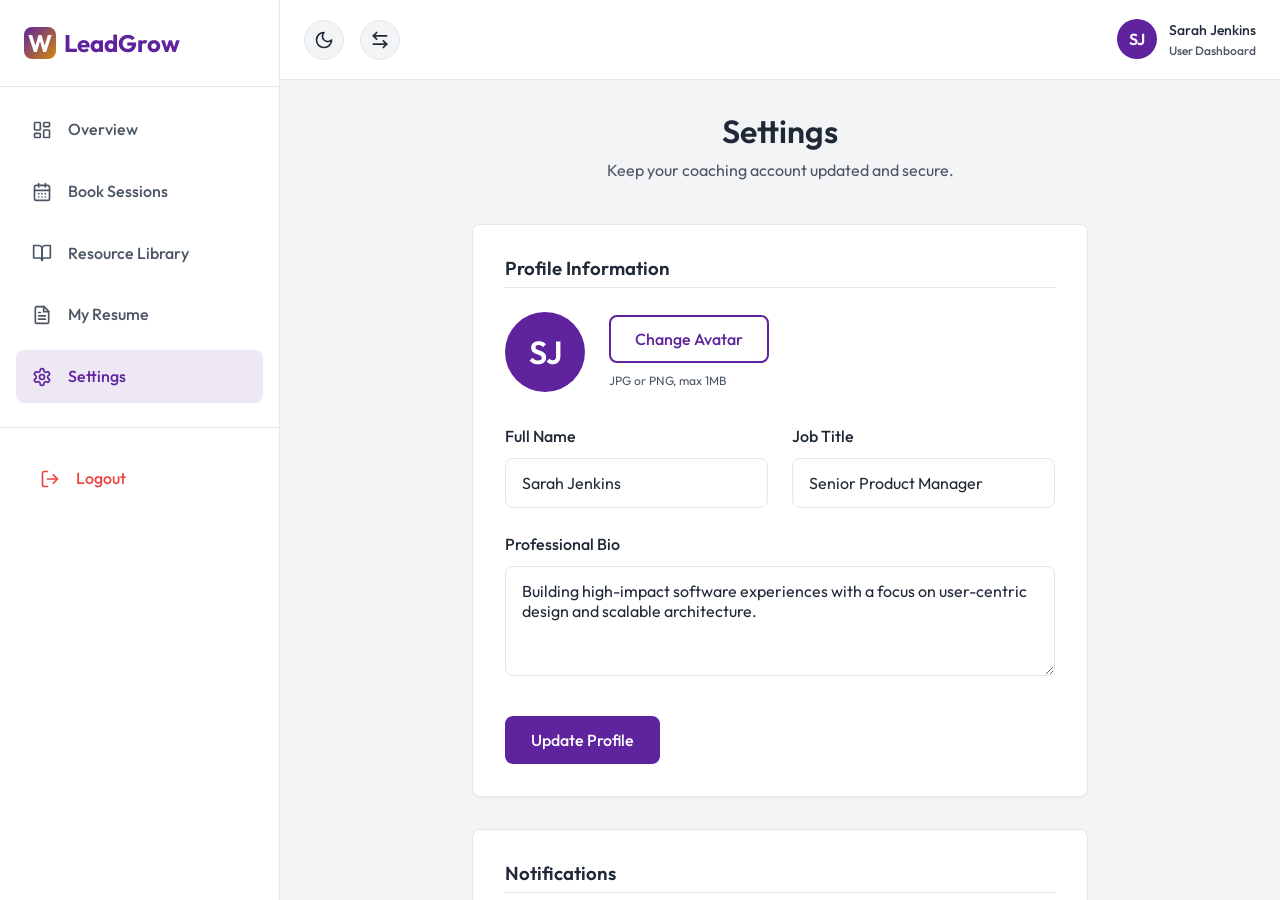
<file: dashboard-settings.html>
<!DOCTYPE html>
<html lang="en">
<head>
  <meta charset="UTF-8">
  <meta name="viewport" content="width=device-width, initial-scale=1.0">
  <title>Account Settings | LeadGrow Dashboard</title>
  <meta name="description" content="Manage your profile, account security, and notification preferences.">
  <link rel="stylesheet" href="css/style.css">
  <link rel="icon" type="image/png" href="favicon.png">
  <script src="js/main.js" defer></script>
</head>
<body style="overflow: hidden;">

  <div class="dashboard-layout">
    
    <!-- Sidebar Navigation -->
    <aside class="sidebar">
      <div class="sidebar-header">
        <a href="index.html" class="logo">
          <div class="logo-icon">W</div>
          <span>LeadGrow</span>
        </a>
      </div>
      
      <div class="sidebar-nav">
        <a href="dashboard.html" class="sidebar-link">
          <svg xmlns="http://www.w3.org/2000/svg" width="20" height="20" viewBox="0 0 24 24" fill="none" stroke="currentColor" stroke-width="2" stroke-linecap="round" stroke-linejoin="round" class="lucide lucide-layout-dashboard"><rect width="7" height="9" x="3" y="3" rx="1"/><rect width="7" height="5" x="14" y="3" rx="1"/><rect width="7" height="9" x="14" y="12" rx="1"/><rect width="7" height="5" x="3" y="16" rx="1"/></svg>
          Overview
        </a>
        <a href="dashboard-book.html" class="sidebar-link">
          <svg xmlns="http://www.w3.org/2000/svg" width="20" height="20" viewBox="0 0 24 24" fill="none" stroke="currentColor" stroke-width="2" stroke-linecap="round" stroke-linejoin="round" class="lucide lucide-calendar-days"><rect width="18" height="18" x="3" y="4" rx="2" ry="2"/><line x1="16" x2="16" y1="2" y2="6"/><line x1="8" x2="8" y1="2" y2="6"/><line x1="3" x2="21" y1="10" y2="10"/><path d="M8 14h.01"/><path d="M12 14h.01"/><path d="M16 14h.01"/><path d="M8 18h.01"/><path d="M12 18h.01"/><path d="M16 18h.01"/></svg>
          Book Sessions
        </a>
        <a href="dashboard-resources.html" class="sidebar-link">
          <svg xmlns="http://www.w3.org/2000/svg" width="20" height="20" viewBox="0 0 24 24" fill="none" stroke="currentColor" stroke-width="2" stroke-linecap="round" stroke-linejoin="round" class="lucide lucide-book-open"><path d="M2 3h6a4 4 0 0 1 4 4v14a3 3 0 0 0-3-3H2z"/><path d="M22 3h-6a4 4 0 0 0-4 4v14a3 3 0 0 1 3-3h7z"/></svg>
          Resource Library
        </a>
        <a href="dashboard-resume.html" class="sidebar-link">
          <svg xmlns="http://www.w3.org/2000/svg" width="20" height="20" viewBox="0 0 24 24" fill="none" stroke="currentColor" stroke-width="2" stroke-linecap="round" stroke-linejoin="round" class="lucide lucide-file-text"><path d="M14.5 2H6a2 2 0 0 0-2 2v16a2 2 0 0 0 2 2h12a2 2 0 0 0 2-2V7.5L14.5 2z"/><polyline points="14 2 14 8 20 8"/><line x1="16" x2="8" y1="13" y2="13"/><line x1="16" x2="8" y1="17" y2="17"/><line x1="10" x2="8" y1="9" y2="9"/></svg>
          My Resume
        </a>
        <a href="dashboard-settings.html" class="sidebar-link active">
          <svg xmlns="http://www.w3.org/2000/svg" width="20" height="20" viewBox="0 0 24 24" fill="none" stroke="currentColor" stroke-width="2" stroke-linecap="round" stroke-linejoin="round" class="lucide lucide-settings"><path d="M12.22 2h-.44a2 2 0 0 0-2 2v.18a2 2 0 0 1-1 1.73l-.43.25a2 2 0 0 1-2 0l-.15-.08a2 2 0 0 0-2.73.73l-.22.38a2 2 0 0 0 .73 2.73l.15.1a2 2 0 0 1 1 1.72v.51a2 2 0 0 1-1 1.74l-.15.09a2 2 0 0 0-.73 2.73l.22.38a2 2 0 0 0 2.73.73l.15-.08a2 2 0 0 1 2 0l.43.25a2 2 0 0 1 1 1.73V20a2 2 0 0 0 2 2h.44a2 2 0 0 0 2-2v-.18a2 2 0 0 1 1-1.73l.43-.25a2 2 0 0 1 2 0l.15.08a2 2 0 0 0 2.73-.73l.22-.39a2 2 0 0 0-.73-2.73l-.15-.08a2 2 0 0 1-1-1.74v-.5a2 2 0 0 1 1-1.74l.15-.09a2 2 0 0 0 .73-2.73l-.22-.38a2 2 0 0 0-2.73-.73l-.15.08a2 2 0 0 1-2 0l-.43-.25a2 2 0 0 1-1-1.73V4a2 2 0 0 0-2-2z"/><circle cx="12" cy="12" r="3"/></svg>
          Settings
        </a>
      </div>
      
      <div class="sidebar-footer">
        <a href="index.html" class="sidebar-link" style="color: var(--error-color);">
          <svg xmlns="http://www.w3.org/2000/svg" width="20" height="20" viewBox="0 0 24 24" fill="none" stroke="currentColor" stroke-width="2" stroke-linecap="round" stroke-linejoin="round" class="lucide lucide-log-out"><path d="M9 21H5a2 2 0 0 1-2-2V5a2 2 0 0 1 2-2h4"/><polyline points="16 17 21 12 16 7"/><line x1="21" x2="9" y1="12" y2="12"/></svg>
          Logout
        </a>
      </div>
    </aside>

    <div class="sidebar-overlay"></div>

    <!-- Main Content Area -->
    <main class="dashboard-main">
      
      <header class="dashboard-header">
        <div style="display: flex; align-items: center;">
          <button class="icon-btn dashboard-toggle" aria-label="Open Sidebar">
            <svg xmlns="http://www.w3.org/2000/svg" width="24" height="24" viewBox="0 0 24 24" fill="none" stroke="currentColor" stroke-width="2" stroke-linecap="round" stroke-linejoin="round" class="lucide lucide-menu"><line x1="4" x2="20" y1="12" y2="12"/><line x1="4" x2="20" y1="6" y2="6"/><line x1="4" x2="20" y1="18" y2="18"/></svg>
          </button>
          
          <div class="nav-toggles">
            <button class="icon-btn theme-toggle" aria-label="Toggle Theme">
              <svg xmlns="http://www.w3.org/2000/svg" width="20" height="20" viewBox="0 0 24 24" fill="none" stroke="currentColor" stroke-width="2" stroke-linecap="round" stroke-linejoin="round" class="lucide lucide-moon"><path d="M12 3a6 6 0 0 0 9 9 9 9 0 1 1-9-9Z"/></svg>
            </button>
            <button class="icon-btn rtl-toggle" aria-label="Toggle Direction">
              <svg xmlns="http://www.w3.org/2000/svg" width="20" height="20" viewBox="0 0 24 24" fill="none" stroke="currentColor" stroke-width="2" stroke-linecap="round" stroke-linejoin="round" class="lucide lucide-arrow-left-right"><path d="M8 3 4 7l4 4"/><path d="M4 7h16"/><path d="m16 21 4-4-4-4"/><path d="M20 17H4"/></svg>
            </button>
          </div>
        </div>
        
        <div class="header-actions">
          <div class="user-profile">
            <div class="avatar">SJ</div>
            <div class="user-info">
              <div style="font-size: 0.875rem; color: var(--text-primary);">Sarah Jenkins</div>
              <div style="font-size: 0.75rem; color: var(--text-secondary);">User Dashboard</div>
            </div>
          </div>
        </div>
      </header>

      <div class="dashboard-content" style="max-width: 800px; margin: 0 auto;">
        <div style="margin-bottom: 2.5rem; text-align: center;">
          <h1 style="margin-bottom: 0.5rem; font-size: 2rem;">Settings</h1>
          <p class="text-secondary">Keep your coaching account updated and secure.</p>
        </div>

        <div class="flex flex-col gap-4">
          
          <!-- Profile Settings -->
          <div class="card p-4">
            <h3 style="margin-bottom: 1.5rem; border-bottom: 1px solid var(--border-color); padding-bottom: 0.5rem;">Profile Information</h3>
            <div class="flex items-center gap-3" style="margin-bottom: 2rem;">
               <div class="avatar" style="width: 80px; height: 80px; font-size: 2rem;">SJ</div>
               <div>
                  <button class="btn btn-secondary" style="margin-bottom: 0.5rem;">Change Avatar</button>
                  <p class="text-secondary" style="font-size: 0.75rem;">JPG or PNG, max 1MB</p>
               </div>
            </div>

            <form action="#" method="POST">
              <div class="grid grid-2" style="gap: 1.5rem; margin-bottom: 1.5rem;">
                <div class="form-group" style="margin-bottom: 0;">
                  <label class="form-label" for="full-name">Full Name</label>
                  <input type="text" id="full-name" class="form-control" value="Sarah Jenkins">
                </div>
                <div class="form-group" style="margin-bottom: 0;">
                  <label class="form-label" for="job-title">Job Title</label>
                  <input type="text" id="job-title" class="form-control" value="Senior Product Manager">
                </div>
              </div>

              <div class="form-group">
                <label class="form-label" for="personal-bio">Professional Bio</label>
                <textarea id="personal-bio" class="form-control" rows="4" style="resize: vertical;">Building high-impact software experiences with a focus on user-centric design and scalable architecture.</textarea>
              </div>

              <button type="submit" class="btn btn-primary" style="margin-top: 1rem;">Update Profile</button>
            </form>
          </div>

          <!-- Notification Toggles -->
          <div class="card p-4">
            <h3 style="margin-bottom: 1.5rem; border-bottom: 1px solid var(--border-color); padding-bottom: 0.5rem;">Notifications</h3>
            <div class="flex flex-col gap-2">
              <div style="display: flex; justify-content: space-between; align-items: center; padding: 1rem; border-bottom: 1px solid var(--surface-alt);">
                <div>
                   <h4 style="margin: 0;">Session Reminders</h4>
                   <p class="text-secondary" style="font-size: 0.875rem;">Get email alerts 24 hours before your coaching session.</p>
                </div>
                <label class="checkbox-wrap"><input type="checkbox" checked></label>
              </div>
              <div style="display: flex; justify-content: space-between; align-items: center; padding: 1rem; border-bottom: 1px solid var(--surface-alt);">
                <div>
                   <h4 style="margin: 0;">Weekly Insights</h4>
                   <p class="text-secondary" style="font-size: 0.875rem;">Receive our curated weekly career newsletter.</p>
                </div>
                <label class="checkbox-wrap"><input type="checkbox" checked></label>
              </div>
              <div style="display: flex; justify-content: space-between; align-items: center; padding: 1rem;">
                <div>
                   <h4 style="margin: 0;">Account Alerts</h4>
                   <p class="text-secondary" style="font-size: 0.875rem;">Security notifications and password change alerts.</p>
                </div>
                <label class="checkbox-wrap"><input type="checkbox" checked disabled></label>
              </div>
            </div>
          </div>

          <!-- Danger Zone -->
          <div class="card p-4" style="border-color: rgba(239, 68, 68, 0.2);">
             <h3 style="margin-bottom: 1.5rem; color: var(--error-color);">Danger Zone</h3>
             <p class="text-secondary" style="font-size: 0.875rem; margin-bottom: 1.5rem;">Once you delete your account, there is no going back. Please be certain.</p>
             <button class="btn btn-secondary" style="color: var(--error-color); border-color: var(--error-color);">Delete Account Permanently</button>
          </div>

        </div>

      </div>
    </main>
  </div>

  <button class="scroll-top" aria-label="Scroll to top">
    <svg xmlns="http://www.w3.org/2000/svg" width="24" height="24" viewBox="0 0 24 24" fill="none" stroke="currentColor" stroke-width="2" stroke-linecap="round" stroke-linejoin="round" class="lucide lucide-arrow-up"><path d="m18 15-6-6-6 6"/></svg>
  </button>
</body>
</html>
</file>
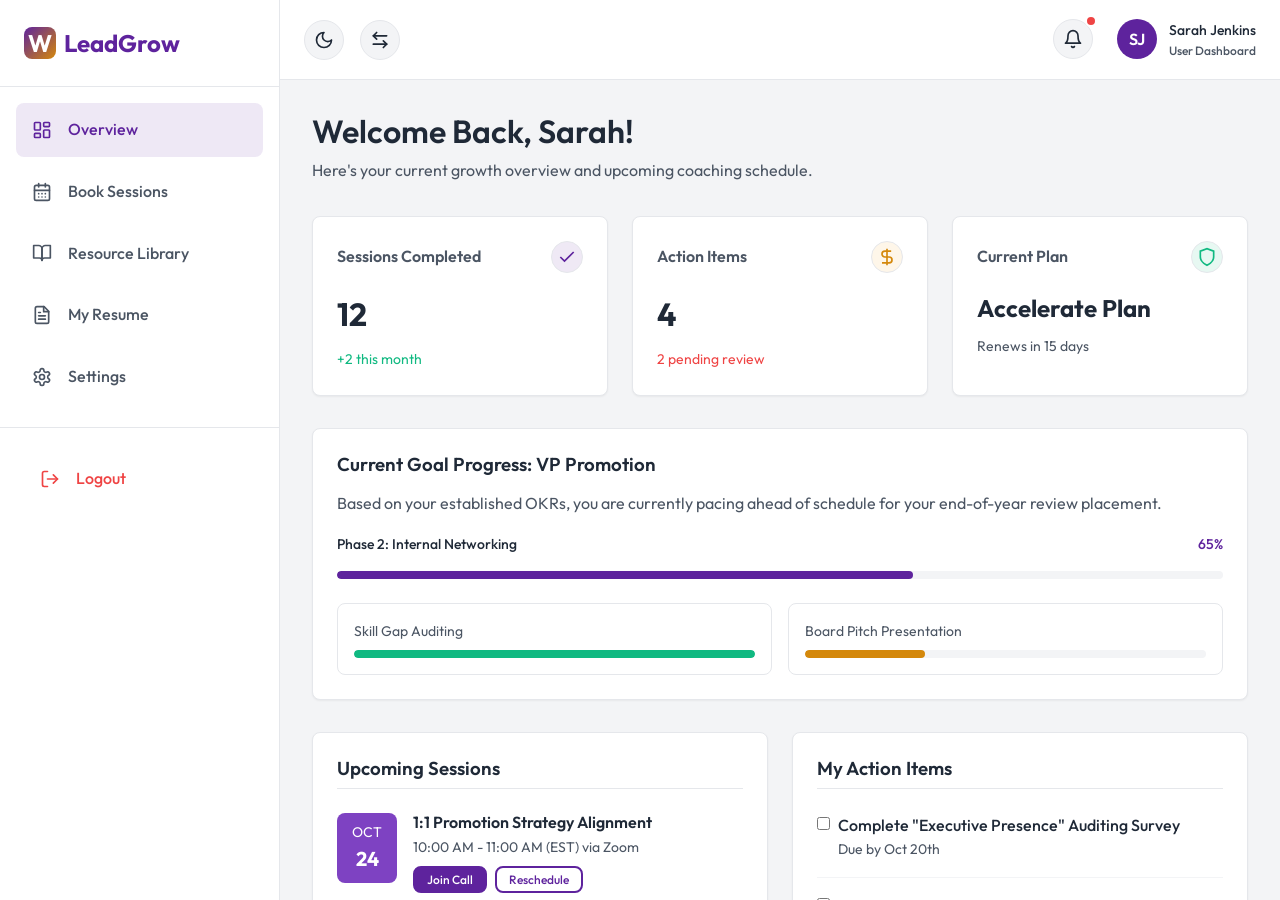
<file: dashboard.html>
<!DOCTYPE html>
<html lang="en">
<head>
  <meta charset="UTF-8">
  <meta name="viewport" content="width=device-width, initial-scale=1.0">
  <title>User Dashboard | LeadGrow Active Portal</title>
  <meta name="description" content="Manage your coaching metrics, book sessions, and track professional growth.">
  <link rel="stylesheet" href="css/style.css">
  <link rel="icon" type="image/png" href="favicon.png">
  <script src="js/main.js" defer></script>
</head>
<body style="overflow: hidden;"> <!-- Prevents unnecessary body scrolling since dashboard has internal scroll -->

  <div class="dashboard-layout">
    
    <!-- Sidebar Navigation -->
    <aside class="sidebar">
      <div class="sidebar-header">
        <a href="index.html" class="logo">
          <div class="logo-icon">W</div>
          <span>LeadGrow</span>
        </a>
      </div>
      
      <div class="sidebar-nav">
        <a href="dashboard.html" class="sidebar-link active">
          <svg xmlns="http://www.w3.org/2000/svg" width="20" height="20" viewBox="0 0 24 24" fill="none" stroke="currentColor" stroke-width="2" stroke-linecap="round" stroke-linejoin="round" class="lucide lucide-layout-dashboard"><rect width="7" height="9" x="3" y="3" rx="1"/><rect width="7" height="5" x="14" y="3" rx="1"/><rect width="7" height="9" x="14" y="12" rx="1"/><rect width="7" height="5" x="3" y="16" rx="1"/></svg>
          Overview
        </a>
        <a href="dashboard-book.html" class="sidebar-link">
          <svg xmlns="http://www.w3.org/2000/svg" width="20" height="20" viewBox="0 0 24 24" fill="none" stroke="currentColor" stroke-width="2" stroke-linecap="round" stroke-linejoin="round" class="lucide lucide-calendar-days"><rect width="18" height="18" x="3" y="4" rx="2" ry="2"/><line x1="16" x2="16" y1="2" y2="6"/><line x1="8" x2="8" y1="2" y2="6"/><line x1="3" x2="21" y1="10" y2="10"/><path d="M8 14h.01"/><path d="M12 14h.01"/><path d="M16 14h.01"/><path d="M8 18h.01"/><path d="M12 18h.01"/><path d="M16 18h.01"/></svg>
          Book Sessions
        </a>
        <a href="dashboard-resources.html" class="sidebar-link">
          <svg xmlns="http://www.w3.org/2000/svg" width="20" height="20" viewBox="0 0 24 24" fill="none" stroke="currentColor" stroke-width="2" stroke-linecap="round" stroke-linejoin="round" class="lucide lucide-book-open"><path d="M2 3h6a4 4 0 0 1 4 4v14a3 3 0 0 0-3-3H2z"/><path d="M22 3h-6a4 4 0 0 0-4 4v14a3 3 0 0 1 3-3h7z"/></svg>
          Resource Library
        </a>
        <a href="dashboard-resume.html" class="sidebar-link">
          <svg xmlns="http://www.w3.org/2000/svg" width="20" height="20" viewBox="0 0 24 24" fill="none" stroke="currentColor" stroke-width="2" stroke-linecap="round" stroke-linejoin="round" class="lucide lucide-file-text"><path d="M14.5 2H6a2 2 0 0 0-2 2v16a2 2 0 0 0 2 2h12a2 2 0 0 0 2-2V7.5L14.5 2z"/><polyline points="14 2 14 8 20 8"/><line x1="16" x2="8" y1="13" y2="13"/><line x1="16" x2="8" y1="17" y2="17"/><line x1="10" x2="8" y1="9" y2="9"/></svg>
          My Resume
        </a>
        <a href="dashboard-settings.html" class="sidebar-link">
          <svg xmlns="http://www.w3.org/2000/svg" width="20" height="20" viewBox="0 0 24 24" fill="none" stroke="currentColor" stroke-width="2" stroke-linecap="round" stroke-linejoin="round" class="lucide lucide-settings"><path d="M12.22 2h-.44a2 2 0 0 0-2 2v.18a2 2 0 0 1-1 1.73l-.43.25a2 2 0 0 1-2 0l-.15-.08a2 2 0 0 0-2.73.73l-.22.38a2 2 0 0 0 .73 2.73l.15.1a2 2 0 0 1 1 1.72v.51a2 2 0 0 1-1 1.74l-.15.09a2 2 0 0 0-.73 2.73l.22.38a2 2 0 0 0 2.73.73l.15-.08a2 2 0 0 1 2 0l.43.25a2 2 0 0 1 1 1.73V20a2 2 0 0 0 2 2h.44a2 2 0 0 0 2-2v-.18a2 2 0 0 1 1-1.73l.43-.25a2 2 0 0 1 2 0l.15.08a2 2 0 0 0 2.73-.73l.22-.39a2 2 0 0 0-.73-2.73l-.15-.08a2 2 0 0 1-1-1.74v-.5a2 2 0 0 1 1-1.74l.15-.09a2 2 0 0 0 .73-2.73l-.22-.38a2 2 0 0 0-2.73-.73l-.15.08a2 2 0 0 1-2 0l-.43-.25a2 2 0 0 1-1-1.73V4a2 2 0 0 0-2-2z"/><circle cx="12" cy="12" r="3"/></svg>
          Settings
        </a>
      </div>
      
      <!-- Bottom Sidebar Items -->
      <div class="sidebar-footer">
        <a href="index.html" class="sidebar-link" style="color: var(--error-color);">
          <svg xmlns="http://www.w3.org/2000/svg" width="20" height="20" viewBox="0 0 24 24" fill="none" stroke="currentColor" stroke-width="2" stroke-linecap="round" stroke-linejoin="round" class="lucide lucide-log-out"><path d="M9 21H5a2 2 0 0 1-2-2V5a2 2 0 0 1 2-2h4"/><polyline points="16 17 21 12 16 7"/><line x1="21" x2="9" y1="12" y2="12"/></svg>
          Logout
        </a>
      </div>
    </aside>

    <div class="sidebar-overlay"></div>

    <!-- Main Content Area -->
    <main class="dashboard-main">
      
      <!-- Top Dashboard Header -->
      <header class="dashboard-header">
        <div style="display: flex; align-items: center;">
          <button class="icon-btn dashboard-toggle" aria-label="Open Sidebar">
            <svg xmlns="http://www.w3.org/2000/svg" width="24" height="24" viewBox="0 0 24 24" fill="none" stroke="currentColor" stroke-width="2" stroke-linecap="round" stroke-linejoin="round" class="lucide lucide-menu"><line x1="4" x2="20" y1="12" y2="12"/><line x1="4" x2="20" y1="6" y2="6"/><line x1="4" x2="20" y1="18" y2="18"/></svg>
          </button>
          
          <!-- Nav Toggles Specific to Dashboard -->
          <div class="nav-toggles">
            <button class="icon-btn theme-toggle" aria-label="Toggle Theme">
              <svg xmlns="http://www.w3.org/2000/svg" width="20" height="20" viewBox="0 0 24 24" fill="none" stroke="currentColor" stroke-width="2" stroke-linecap="round" stroke-linejoin="round" class="lucide lucide-moon"><path d="M12 3a6 6 0 0 0 9 9 9 9 0 1 1-9-9Z"/></svg>
            </button>
            <button class="icon-btn rtl-toggle" aria-label="Toggle Direction">
              <svg xmlns="http://www.w3.org/2000/svg" width="20" height="20" viewBox="0 0 24 24" fill="none" stroke="currentColor" stroke-width="2" stroke-linecap="round" stroke-linejoin="round" class="lucide lucide-arrow-left-right"><path d="M8 3 4 7l4 4"/><path d="M4 7h16"/><path d="m16 21 4-4-4-4"/><path d="M20 17H4"/></svg>
            </button>
          </div>
        </div>
        
        <div class="header-actions">
          <!-- Notifications -->
          <button class="icon-btn" style="position: relative;" aria-label="Notifications">
            <svg xmlns="http://www.w3.org/2000/svg" width="20" height="20" viewBox="0 0 24 24" fill="none" stroke="currentColor" stroke-width="2" stroke-linecap="round" stroke-linejoin="round" class="lucide lucide-bell"><path d="M6 8a6 6 0 0 1 12 0c0 7 3 9 3 9H3s3-2 3-9"/><path d="M10.3 21a1.94 1.94 0 0 0 3.4 0"/></svg>
            <span style="position: absolute; top: -5px; right: -5px; width: 12px; height: 12px; background-color: var(--error-color); border-radius: 50%; border: 2px solid var(--surface-color);"></span>
          </button>
          
          <!-- Profile Badge -->
          <div class="user-profile">
            <div class="avatar">SJ</div>
            <div class="user-info">
              <div style="font-size: 0.875rem; color: var(--text-primary);">Sarah Jenkins</div>
              <div style="font-size: 0.75rem; color: var(--text-secondary);">User Dashboard</div>
            </div>
          </div>
        </div>
      </header>

      <!-- Scrollable Dashboard Content -->
      <div class="dashboard-content">
        <div style="margin-bottom: 2rem;">
          <h1 style="margin-bottom: 0.5rem; font-size: 2rem;">Welcome Back, Sarah!</h1>
          <p class="text-secondary">Here's your current growth overview and upcoming coaching schedule.</p>
        </div>

        <!-- Metrics Grid -->
        <div class="grid grid-3" style="gap: 1.5rem; margin-bottom: 2rem;">
          <div class="card" style="padding: 1.5rem;">
            <div class="flex justify-between items-center" style="margin-bottom: 1rem;">
              <h4 style="margin: 0; color: var(--text-secondary);">Sessions Completed</h4>
              <div class="icon-btn" style="width: 32px; height: 32px; background-color: rgba(94, 35, 157, 0.1); color: var(--primary-color);">
                <svg xmlns="http://www.w3.org/2000/svg" width="16" height="16" viewBox="0 0 24 24" fill="none" stroke="currentColor" stroke-width="2"><polyline points="20 6 9 17 4 12"/></svg>
              </div>
            </div>
            <div style="font-size: 2rem; font-weight: 700;">12</div>
            <div style="font-size: 0.875rem; color: var(--success-color); margin-top: 0.5rem;">+2 this month</div>
          </div>
          
          <div class="card" style="padding: 1.5rem;">
            <div class="flex justify-between items-center" style="margin-bottom: 1rem;">
              <h4 style="margin: 0; color: var(--text-secondary);">Action Items</h4>
              <div class="icon-btn" style="width: 32px; height: 32px; background-color: rgba(245, 166, 35, 0.1); color: var(--secondary-color);">
                <svg xmlns="http://www.w3.org/2000/svg" width="16" height="16" viewBox="0 0 24 24" fill="none" stroke="currentColor" stroke-width="2"><path d="M12 2v20"/><path d="M17 5H9.5a3.5 3.5 0 0 0 0 7h5a3.5 3.5 0 0 1 0 7H6"/></svg>
              </div>
            </div>
            <div style="font-size: 2rem; font-weight: 700;">4</div>
            <div style="font-size: 0.875rem; color: var(--error-color); margin-top: 0.5rem;">2 pending review</div>
          </div>

          <div class="card" style="padding: 1.5rem;">
            <div class="flex justify-between items-center" style="margin-bottom: 1rem;">
              <h4 style="margin: 0; color: var(--text-secondary);">Current Plan</h4>
              <div class="icon-btn" style="width: 32px; height: 32px; background-color: rgba(16, 185, 129, 0.1); color: var(--success-color);">
                <svg xmlns="http://www.w3.org/2000/svg" width="16" height="16" viewBox="0 0 24 24" fill="none" stroke="currentColor" stroke-width="2"><path d="M12 22s8-4 8-10V5l-8-3-8 3v7c0 6 8 10 8 10z"/></svg>
              </div>
            </div>
            <div style="font-size: 1.5rem; font-weight: 700;">Accelerate Plan</div>
            <div style="font-size: 0.875rem; color: var(--text-secondary); margin-top: 0.5rem;">Renews in 15 days</div>
          </div>
        </div>

        <!-- Secondary Tracking Grid -->
        <div class="card" style="margin-bottom: 2rem; padding: 1.5rem;">
          <h3 style="margin-bottom: 1rem;">Current Goal Progress: VP Promotion</h3>
          <p class="text-secondary" style="margin-bottom: 1rem;">Based on your established OKRs, you are currently pacing ahead of schedule for your end-of-year review placement.</p>
          <div style="display: flex; justify-content: space-between; font-size: 0.875rem; font-weight: 500; margin-bottom: 0.5rem;">
            <span>Phase 2: Internal Networking</span>
            <span style="color: var(--primary-color);">65%</span>
          </div>
          <div class="progress-container">
            <div class="progress-bar" style="width: 65%;"></div>
          </div>
          
          <div class="grid grid-2" style="margin-top: 1.5rem; gap: 1rem;">
            <div style="padding: 1rem; border: 1px solid var(--border-color); border-radius: var(--border-radius);">
              <div style="font-size: 0.875rem; color: var(--text-secondary); margin-bottom: 0.25rem;">Skill Gap Auditing</div>
              <div class="progress-container"><div class="progress-bar success" style="width: 100%;"></div></div>
            </div>
            <div style="padding: 1rem; border: 1px solid var(--border-color); border-radius: var(--border-radius);">
              <div style="font-size: 0.875rem; color: var(--text-secondary); margin-bottom: 0.25rem;">Board Pitch Presentation</div>
              <div class="progress-container"><div class="progress-bar warning" style="width: 30%;"></div></div>
            </div>
          </div>
        </div>

        <!-- Dashboard Split section -->
        <div class="grid grid-2" style="gap: 1.5rem;">
          
          <!-- Upcoming Sessions -->
          <div class="card" style="padding: 1.5rem;">
            <h3 style="margin-bottom: 1.5rem; border-bottom: 1px solid var(--border-color); padding-bottom: 0.5rem;">Upcoming Sessions</h3>
            
            <div style="display: flex; align-items: flex-start; gap: 1rem; border-bottom: 1px solid var(--border-color); padding-bottom: 1rem; margin-bottom: 1rem;">
              <div style="background-color: var(--primary-light); color: white; border-radius: 8px; padding: 0.5rem; text-align: center; min-width: 60px;">
                <div style="font-size: 0.875rem; text-transform: uppercase;">Oct</div>
                <div style="font-size: 1.25rem; font-weight: 700;">24</div>
              </div>
              <div style="flex: 1;">
                <h4 style="margin: 0 0 0.25rem 0;">1:1 Promotion Strategy Alignment</h4>
                <div class="text-secondary" style="font-size: 0.875rem; margin-bottom: 0.5rem;">10:00 AM - 11:00 AM (EST) via Zoom</div>
                <div style="display: flex; gap: 0.5rem;">
                  <button class="btn btn-primary" style="padding: 0.25rem 0.75rem; font-size: 0.75rem;">Join Call</button>
                  <button class="btn btn-secondary" style="padding: 0.25rem 0.75rem; font-size: 0.75rem;">Reschedule</button>
                </div>
              </div>
            </div>

            <div style="display: flex; align-items: flex-start; gap: 1rem;">
              <div style="background-color: var(--surface-alt); color: var(--text-primary); border-radius: 8px; padding: 0.5rem; text-align: center; min-width: 60px;">
                <div style="font-size: 0.875rem; text-transform: uppercase;">Nov</div>
                <div style="font-size: 1.25rem; font-weight: 700;">02</div>
              </div>
              <div style="flex: 1;">
                <h4 style="margin: 0 0 0.25rem 0;">Quarterly Mastermind Group Review</h4>
                <div class="text-secondary" style="font-size: 0.875rem; margin-bottom: 0.5rem;">3:00 PM - 5:00 PM (EST) via Zoom</div>
              </div>
            </div>
          </div>

          <!-- Action Items -->
          <div class="card" style="padding: 1.5rem;">
            <h3 style="margin-bottom: 1.5rem; border-bottom: 1px solid var(--border-color); padding-bottom: 0.5rem;">My Action Items</h3>
            
            <label class="checkbox-wrap" style="align-items: flex-start; margin-bottom: 1rem; border-bottom: 1px solid var(--surface-alt); padding-bottom: 1rem;">
              <input type="checkbox" style="margin-top: 0.25rem;">
              <div>
                <div style="font-weight: 500;">Complete "Executive Presence" Auditing Survey</div>
                <div class="text-secondary" style="font-size: 0.875rem;">Due by Oct 20th</div>
              </div>
            </label>

            <label class="checkbox-wrap" style="align-items: flex-start; margin-bottom: 1rem; border-bottom: 1px solid var(--surface-alt); padding-bottom: 1rem;">
              <input type="checkbox" style="margin-top: 0.25rem;">
              <div>
                <div style="font-weight: 500;">Draft new LinkedIn Bio following session framework</div>
                <div class="text-secondary" style="font-size: 0.875rem;">Due by Oct 23rd</div>
              </div>
            </label>

            <label class="checkbox-wrap" style="align-items: flex-start; margin-bottom: 1rem;">
              <input type="checkbox" checked style="margin-top: 0.25rem;">
              <div>
                <div style="font-weight: 500; text-decoration: line-through; color: var(--text-secondary);">Sign Client Agreemant Form Update</div>
                <div class="text-secondary" style="font-size: 0.875rem;">Completed Oct 10th</div>
              </div>
            </label>
            
          </div>

        </div>
      </div>
    </main>
  </div>

  <button class="scroll-top" aria-label="Scroll to top">
    <svg xmlns="http://www.w3.org/2000/svg" width="24" height="24" viewBox="0 0 24 24" fill="none" stroke="currentColor" stroke-width="2" stroke-linecap="round" stroke-linejoin="round" class="lucide lucide-arrow-up"><path d="m18 15-6-6-6 6"/></svg>
  </button>
</body>
</html>
</file>
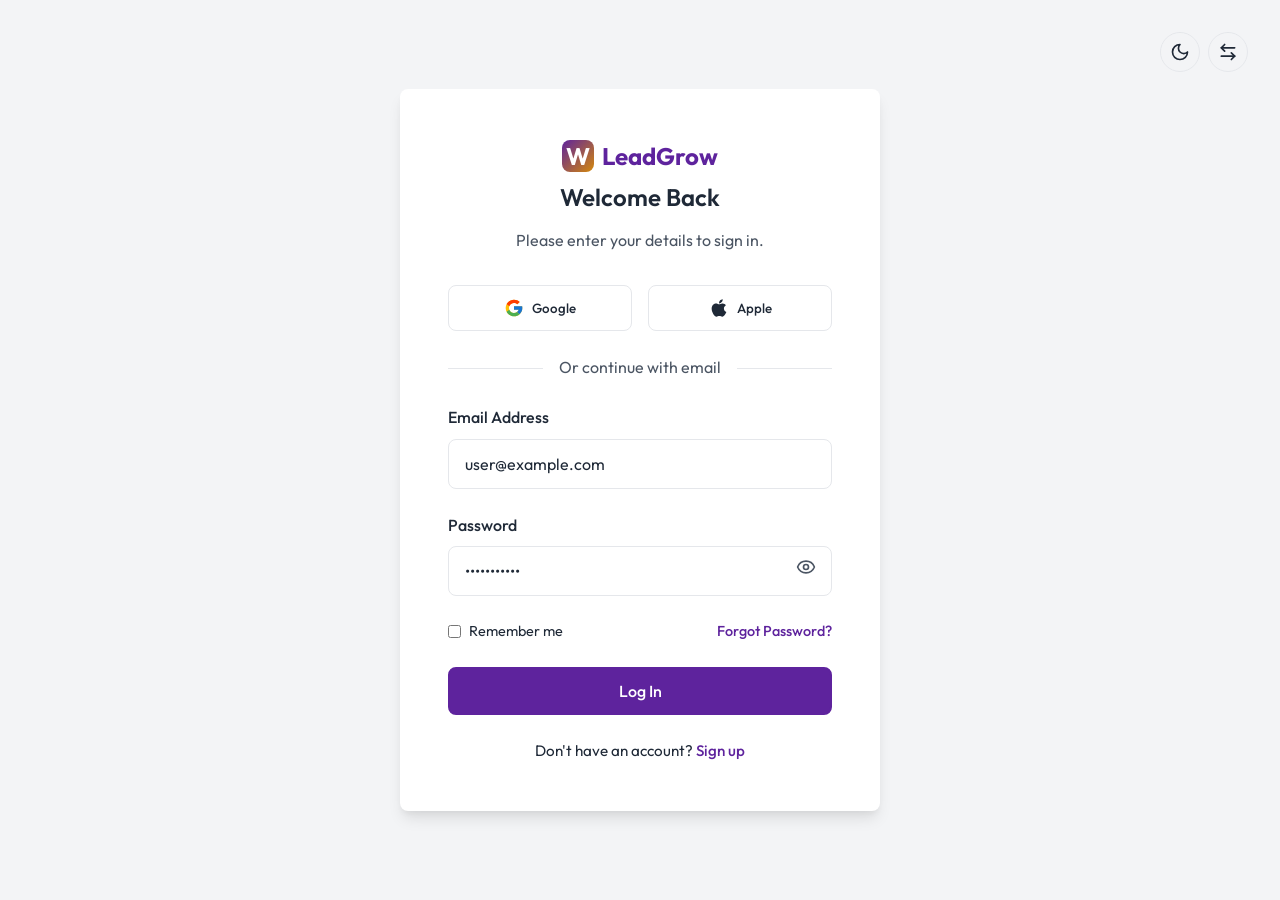
<file: login.html>
<!DOCTYPE html>
<html lang="en">
<head>
  <meta charset="UTF-8">
  <meta name="viewport" content="width=device-width, initial-scale=1.0">
  <title>Login | LeadGrow Coaching</title>
  <meta name="description" content="Login to access your coaching materials and dashboard.">
  <link rel="stylesheet" href="css/style.css">
  <link rel="icon" type="image/png" href="favicon.png">
  <script src="js/main.js" defer></script>
</head>
<body class="auth-page">
  
  <div class="auth-controls">
    <button class="icon-btn theme-toggle" aria-label="Toggle Theme">
      <svg xmlns="http://www.w3.org/2000/svg" width="20" height="20" viewBox="0 0 24 24" fill="none" stroke="currentColor" stroke-width="2" stroke-linecap="round" stroke-linejoin="round" class="lucide lucide-moon"><path d="M12 3a6 6 0 0 0 9 9 9 9 0 1 1-9-9Z"/></svg>
    </button>
    <button class="icon-btn rtl-toggle" aria-label="Toggle Direction">
      <svg xmlns="http://www.w3.org/2000/svg" width="20" height="20" viewBox="0 0 24 24" fill="none" stroke="currentColor" stroke-width="2" stroke-linecap="round" stroke-linejoin="round" class="lucide lucide-arrow-left-right"><path d="M8 3 4 7l4 4"/><path d="M4 7h16"/><path d="m16 21 4-4-4-4"/><path d="M20 17H4"/></svg>
    </button>
  </div>

  <div class="auth-card">

    <!-- Inside Card Logo -->
    <div class="text-center" style="margin-bottom: 2rem;">
      <a href="index.html" class="logo" style="justify-content: center; margin-bottom: 0.5rem;">
        <div class="logo-icon">W</div>
        <span>LeadGrow</span>
      </a>
      <h2>Welcome Back</h2>
      <p class="text-secondary">Please enter your details to sign in.</p>
    </div>

    <!-- Social Options -->
    <div class="social-login">
      <button class="btn-social" type="button">
        <svg xmlns="http://www.w3.org/2000/svg" viewBox="0 0 48 48"><path fill="#FFC107" d="M43.611,20.083H42V20H24v8h11.303c-1.649,4.657-6.08,8-11.303,8c-6.627,0-12-5.373-12-12c0-6.627,5.373-12,12-12c3.059,0,5.842,1.154,7.961,3.039l5.657-5.657C34.046,6.053,29.268,4,24,4C12.955,4,4,12.955,4,24c0,11.045,8.955,20,20,20c11.045,0,20-8.955,20-20C44,22.659,43.862,21.35,43.611,20.083z"/><path fill="#FF3D00" d="M6.306,14.691l6.571,4.819C14.655,15.108,18.961,12,24,12c3.059,0,5.842,1.154,7.961,3.039l5.657-5.657C34.046,6.053,29.268,4,24,4C16.318,4,9.656,8.337,6.306,14.691z"/><path fill="#4CAF50" d="M24,44c5.166,0,9.86-1.977,13.409-5.192l-6.19-5.238C29.211,35.091,26.715,36,24,36c-5.202,0-9.619-3.317-11.283-7.946l-6.522,5.025C9.505,39.556,16.227,44,24,44z"/><path fill="#1976D2" d="M43.611,20.083H42V20H24v8h11.303c-0.792,2.237-2.231,4.166-4.087,5.571c0.001-0.001,0.002-0.001,0.003-0.002l6.19,5.238C36.971,39.205,44,34,44,24C44,22.659,43.862,21.35,43.611,20.083z"/></svg>
        Google
      </button>
      <button class="btn-social" type="button">
        <!-- Minimalist Apple SVG -->
        <svg xmlns="http://www.w3.org/2000/svg" viewBox="0 0 384 512" fill="currentColor"><path d="M318.7 268.7c-.2-36.7 16.4-64.4 50-84.8-18.8-26.9-47.2-41.7-84.7-44.6-35.5-2.8-74.3 20.7-88.5 20.7-15 0-49.4-19.7-76.4-19.7C63.3 141.2 4 184.8 4 273.5q0 39.3 14.4 81.2c12.8 36.7 59 126.7 107.2 125.2 25.2-.6 43-17.9 75.8-17.9 31.8 0 48.3 17.9 76.4 17.9 48.6-.7 90.4-82.5 102.6-119.3-65.2-30.7-61.7-90-61.7-91.9zm-56.6-164.2c27.3-32.4 24.8-61.9 24-72.5-24.1 1.4-52 16.4-67.9 34.9-17.5 19.8-27.8 44.3-25.6 71.9 26.1 2 49.9-11.4 69.5-34.3z"/></svg>
        Apple
      </button>
    </div>

    <div class="auth-divider">Or continue with email</div>

    <form action="dashboard.html" method="GET">
      <div class="form-group">
        <label class="form-label" for="login-email">Email Address</label>
        <input type="email" id="login-email" class="form-control" placeholder="you@example.com" value="user@example.com" required>
      </div>

      <div class="form-group">
        <label class="form-label" for="login-password">Password</label>
        <div class="password-wrapper">
          <!-- Added demo pw since this isn't signup -->
          <input type="password" id="login-password" class="form-control" placeholder="Enter your password" value="password123" required>
          <span class="password-toggle" aria-label="Toggle password visibility">
            <svg xmlns="http://www.w3.org/2000/svg" width="20" height="20" viewBox="0 0 24 24" fill="none" stroke="currentColor" stroke-width="2" stroke-linecap="round" stroke-linejoin="round" class="lucide lucide-eye"><path d="M2.062 12.348a1 1 0 0 1 0-.696 10.75 10.75 0 0 1 19.876 0 1 1 0 0 1 0 .696 10.75 10.75 0 0 1-19.876 0"/><circle cx="12" cy="12" r="3"/></svg>
          </span>
        </div>
      </div>

      <div class="auth-meta">
        <label class="checkbox-wrap">
          <input type="checkbox">
          <span>Remember me</span>
        </label>
        <a href="#" class="forgot-link">Forgot Password?</a>
      </div>

      <button type="submit" class="btn btn-primary btn-block">Log In</button>

      <p class="text-center" style="margin-top: 1.5rem; font-size: 0.95rem;">
        Don't have an account? <a href="signup.html" class="forgot-link">Sign up</a>
      </p>
    </form>
  </div>

  <button class="scroll-top" aria-label="Scroll to top">
    <svg xmlns="http://www.w3.org/2000/svg" width="24" height="24" viewBox="0 0 24 24" fill="none" stroke="currentColor" stroke-width="2" stroke-linecap="round" stroke-linejoin="round" class="lucide lucide-arrow-up"><path d="m18 15-6-6-6 6"/></svg>
  </button>
</body>
</html>
</file>
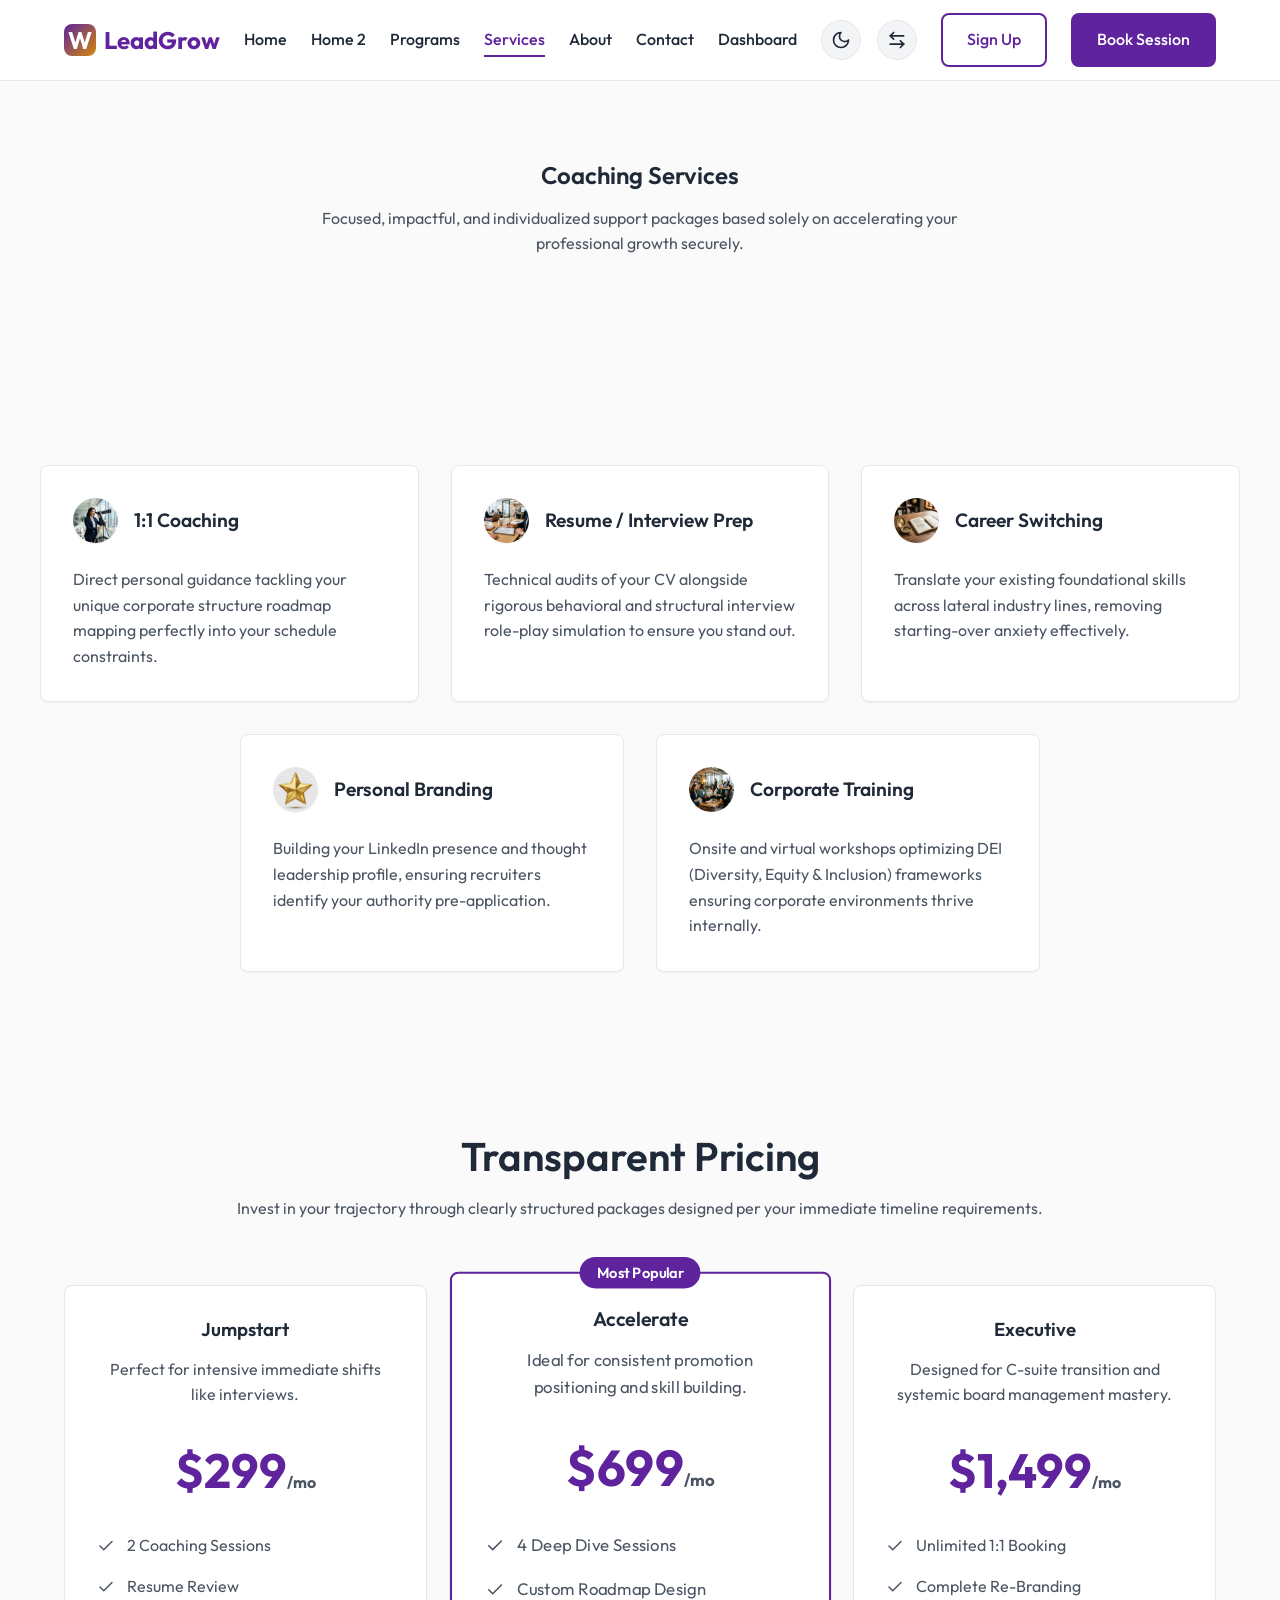
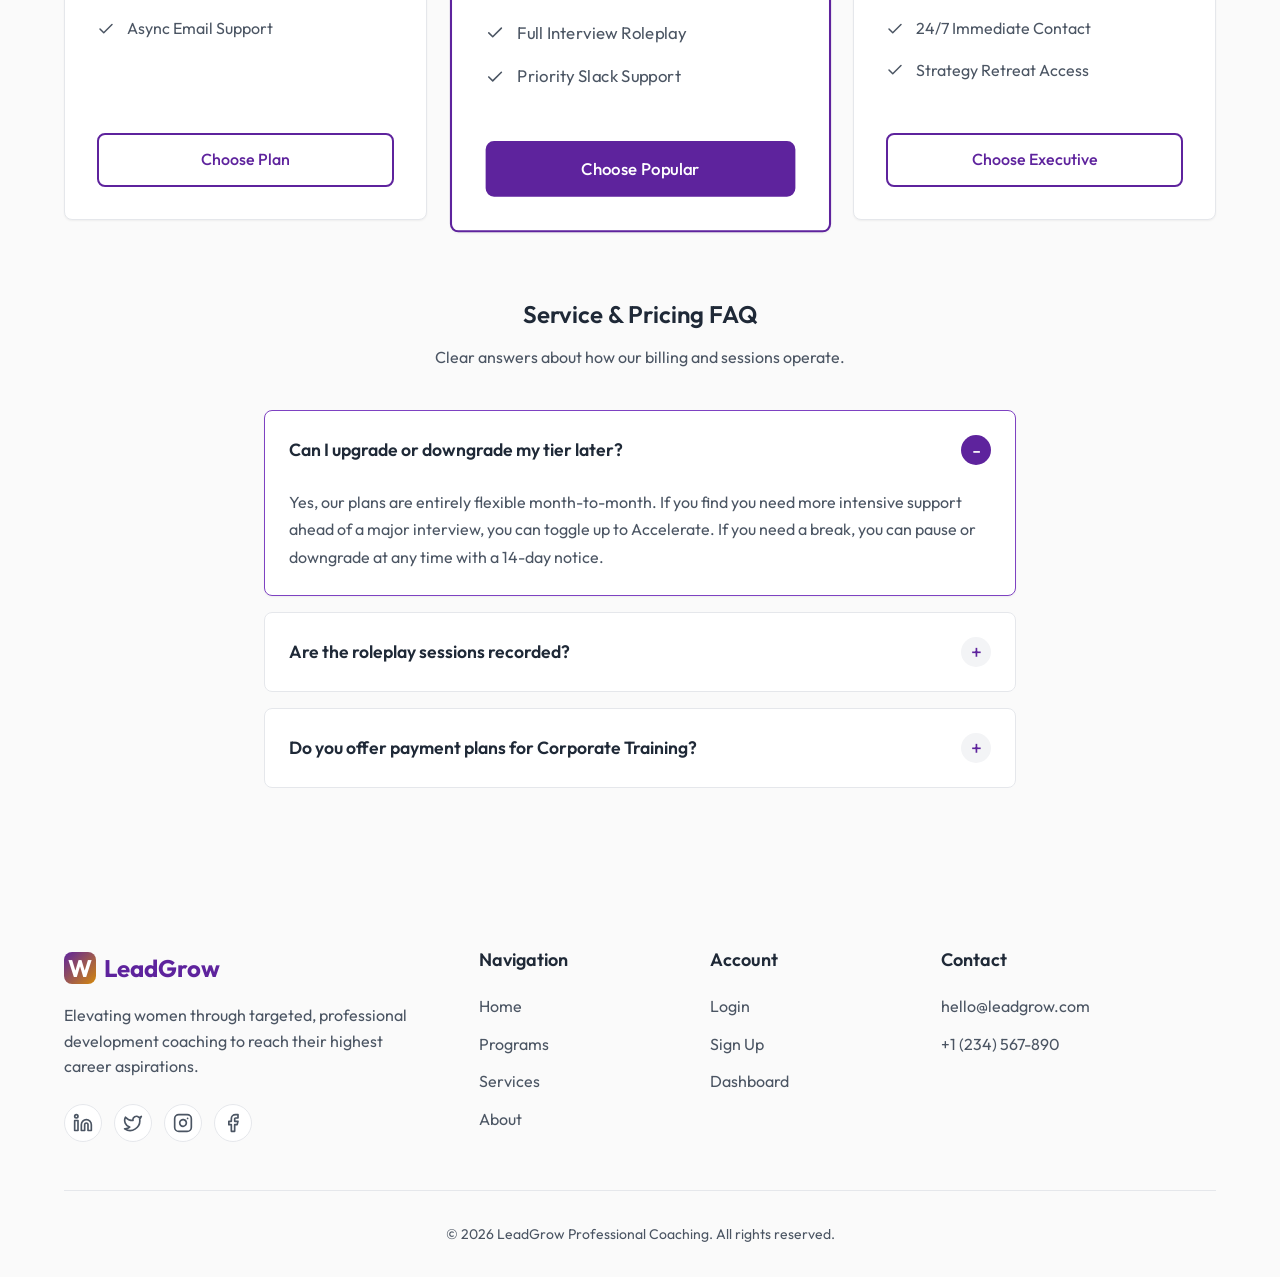
<file: services.html>
<!DOCTYPE html>
<html lang="en">

<head>
  <meta charset="UTF-8">
  <meta name="viewport" content="width=device-width, initial-scale=1.0">
  <title>Coaching Services & Pricing | Empowering Women</title>
  <meta name="description"
    content="1:1 Coaching, Resume Prep, Branding, and Corporate Training pricing for Women's development.">
  <link rel="stylesheet" href="css/style.css">
  <link rel="icon" type="image/png" href="favicon.png">
  <script src="js/main.js" defer></script>
</head>

<body class="with-bg-image">

  <!-- Header -->
  <header class="header">
    <div class="container header-container">
      <a href="index.html" class="logo">
        <div class="logo-icon">W</div>
        <span>LeadGrow</span>
      </a>

      <nav class="nav">
        <ul class="nav-list">
          <li><a href="index.html" class="nav-link">Home</a></li>
          <li><a href="home-2.html" class="nav-link">Home 2</a></li>
          <li><a href="programs.html" class="nav-link">Programs</a></li>
          <li><a href="services.html" class="nav-link active">Services</a></li>
          <li><a href="about.html" class="nav-link">About</a></li>
          <li><a href="contact.html" class="nav-link">Contact</a></li>
          <li><a href="dashboard.html" class="nav-link">Dashboard</a></li>
        </ul>

        <div class="nav-toggles">
          <button class="icon-btn theme-toggle" aria-label="Toggle Theme">
            <svg xmlns="http://www.w3.org/2000/svg" width="20" height="20" viewBox="0 0 24 24" fill="none"
              stroke="currentColor" stroke-width="2" stroke-linecap="round" stroke-linejoin="round"
              class="lucide lucide-moon">
              <path d="M12 3a6 6 0 0 0 9 9 9 9 0 1 1-9-9Z" />
            </svg>
          </button>
          <button class="icon-btn rtl-toggle" aria-label="Toggle Direction">
            <svg xmlns="http://www.w3.org/2000/svg" width="20" height="20" viewBox="0 0 24 24" fill="none"
              stroke="currentColor" stroke-width="2" stroke-linecap="round" stroke-linejoin="round"
              class="lucide lucide-arrow-left-right">
              <path d="M8 3 4 7l4 4" />
              <path d="M4 7h16" />
              <path d="m16 21 4-4-4-4" />
              <path d="M20 17H4" />
            </svg>
          </button>
        </div>

        <a href="signup.html" class="btn btn-secondary">Sign Up</a>
        <a href="contact.html" class="btn btn-primary">Book Session</a>
      </nav>

      <button class="mobile-menu-btn" aria-label="Open Menu">
        <svg xmlns="http://www.w3.org/2000/svg" width="28" height="28" viewBox="0 0 24 24" fill="none"
          stroke="currentColor" stroke-width="2" stroke-linecap="round" stroke-linejoin="round"
          class="lucide lucide-menu">
          <line x1="4" x2="20" y1="12" y2="12" />
          <line x1="4" x2="20" y1="6" y2="6" />
          <line x1="4" x2="20" y1="18" y2="18" />
        </svg>
      </button>
    </div>
  </header>

  <!-- Mobile Slide-in Menu -->
  <div class="mobile-nav-overlay"></div>
  <aside class="mobile-nav-panel">
    <button class="mobile-nav-close" aria-label="Close Menu">
      <svg xmlns="http://www.w3.org/2000/svg" width="28" height="28" viewBox="0 0 24 24" fill="none"
        stroke="currentColor" stroke-width="2" stroke-linecap="round" stroke-linejoin="round" class="lucide lucide-x">
        <path d="M18 6 6 18" />
        <path d="m6 6 12 12" />
      </svg>
    </button>

    <ul class="mobile-nav-list">
      <li><a href="index.html" class="nav-link">Home</a></li>
      <li><a href="home-2.html" class="nav-link">Home 2</a></li>
      <li><a href="programs.html" class="nav-link">Programs</a></li>
      <li><a href="services.html" class="nav-link active">Services</a></li>
      <li><a href="about.html" class="nav-link">About</a></li>
      <li><a href="contact.html" class="nav-link">Contact</a></li>
      <li><a href="dashboard.html" class="nav-link">Dashboard</a></li>
    </ul>

    <div class="mobile-nav-line"></div>

    <div class="mobile-nav-footer">
      <a href="signup.html" class="btn btn-secondary btn-block">Sign Up</a>
      <a href="contact.html" class="btn btn-primary btn-block">Book Free Coaching Call</a>
      <div class="nav-toggles" style="margin-top: 1rem; justify-content: center;">
        <button class="icon-btn theme-toggle" aria-label="Toggle Theme">
          <svg xmlns="http://www.w3.org/2000/svg" width="20" height="20" viewBox="0 0 24 24" fill="none"
            stroke="currentColor" stroke-width="2" stroke-linecap="round" stroke-linejoin="round"
            class="lucide lucide-moon">
            <path d="M12 3a6 6 0 0 0 9 9 9 9 0 1 1-9-9Z" />
          </svg>
        </button>
        <button class="icon-btn rtl-toggle" aria-label="Toggle Direction">
          <svg xmlns="http://www.w3.org/2000/svg" width="20" height="20" viewBox="0 0 24 24" fill="none"
            stroke="currentColor" stroke-width="2" stroke-linecap="round" stroke-linejoin="round"
            class="lucide lucide-arrow-left-right">
            <path d="M8 3 4 7l4 4" />
            <path d="M4 7h16" />
            <path d="m16 21 4-4-4-4" />
            <path d="M20 17H4" />
          </svg>
        </button>
      </div>
    </div>
  </aside>

  <!-- Main Content -->
  <main>
    <section class="section section-bg text-center">
      <div class="container">
        <h1>Coaching Services</h1>
        <p class="text-secondary" style="margin-bottom: 3rem; max-width: 700px; margin-left: auto; margin-right: auto;">
          Focused, impactful, and individualized support packages based solely on accelerating your professional growth
          securely.
        </p>
      </div>
    </section>

    <!-- Services Grid List -->
    <section class="section container">
      <div class="grid grid-3">
        <div class="card card-hover">
          <div class="flex items-center gap-2" style="margin-bottom: 1.5rem;">
            <div class="feature-img-wrap" style="width: 45px; height: 45px; margin: 0; border: none;">
              <img src="assets/vision.png" alt="1:1 Coaching" class="feature-img">
            </div>
            <h3 style="margin: 0; font-size: 1.2rem;">1:1 Coaching</h3>
          </div>
          <p class="text-secondary">Direct personal guidance tackling your unique corporate structure roadmap mapping
            perfectly into your schedule constraints.</p>
        </div>

        <div class="card card-hover">
          <div class="flex items-center gap-2" style="margin-bottom: 1.5rem;">
            <div class="feature-img-wrap" style="width: 45px; height: 45px; margin: 0; border: none;">
              <img src="assets/execution.png" alt="Resume / Interview Prep" class="feature-img">
            </div>
            <h3 style="margin: 0; font-size: 1.2rem;">Resume / Interview Prep</h3>
          </div>
          <p class="text-secondary">Technical audits of your CV alongside rigorous behavioral and structural interview
            role-play simulation to ensure you stand out.</p>
        </div>

        <div class="card card-hover">
          <div class="flex items-center gap-2" style="margin-bottom: 1.5rem;">
            <div class="feature-img-wrap" style="width: 45px; height: 45px; margin: 0; border: none;">
              <img src="assets/discovery.png" alt="Career Switching" class="feature-img">
            </div>
            <h3 style="margin: 0; font-size: 1.2rem;">Career Switching</h3>
          </div>
          <p class="text-secondary">Translate your existing foundational skills across lateral industry lines, removing
            starting-over anxiety effectively.</p>
        </div>
      </div>

      <!-- Bottom Centered Grid for remaining 2 cards -->
      <div class="grid grid-2" style="max-width: 800px; margin: 2rem auto 0;">
        <div class="card card-hover">
          <div class="flex items-center gap-2" style="margin-bottom: 1.5rem;">
            <div class="feature-img-wrap" style="width: 45px; height: 45px; margin: 0; border: none;">
              <img src="assets/star.png" alt="Personal Branding" class="feature-img">
            </div>
            <h3 style="margin: 0; font-size: 1.2rem;">Personal Branding</h3>
          </div>
          <p class="text-secondary">Building your LinkedIn presence and thought leadership profile, ensuring recruiters
            identify your authority pre-application.</p>
        </div>

        <div class="card card-hover">
          <div class="flex items-center gap-2" style="margin-bottom: 1.5rem;">
            <div class="feature-img-wrap" style="width: 45px; height: 45px; margin: 0; border: none;">
              <img src="assets/community.png" alt="Corporate Training" class="feature-img">
            </div>
            <h3 style="margin: 0; font-size: 1.2rem;">Corporate Training</h3>
          </div>
          <p class="text-secondary">Onsite and virtual workshops optimizing DEI (Diversity, Equity & Inclusion)
            frameworks ensuring corporate environments thrive internally.</p>
        </div>
      </div>
    </section>

    <!-- Pricing Page Inclusion (3 Cards, Middle Highlight) -->
    <section class="section section-bg">
      <div class="container text-center">
        <div style="margin-bottom: 4rem;">
          <h2 style="font-size: 2.5rem;">Transparent Pricing</h2>
          <p class="text-secondary">Invest in your trajectory through clearly structured packages designed per your
            immediate timeline requirements.</p>
        </div>

        <div class="grid grid-3">
          <!-- Card 1 -->
          <div class="card pricing-card text-left">
            <h3>Jumpstart</h3>
            <p class="text-secondary">Perfect for intensive immediate shifts like interviews.</p>
            <div class="price">$299<span>/mo</span></div>
            <ul class="pricing-features">
              <li><svg xmlns="http://www.w3.org/2000/svg" width="18" height="18" viewBox="0 0 24 24" fill="none"
                  stroke="currentColor" stroke-width="2" stroke-linecap="round" stroke-linejoin="round">
                  <polyline points="20 6 9 17 4 12" />
                </svg> 2 Coaching Sessions</li>
              <li><svg xmlns="http://www.w3.org/2000/svg" width="18" height="18" viewBox="0 0 24 24" fill="none"
                  stroke="currentColor" stroke-width="2" stroke-linecap="round" stroke-linejoin="round">
                  <polyline points="20 6 9 17 4 12" />
                </svg> Resume Review</li>
              <li><svg xmlns="http://www.w3.org/2000/svg" width="18" height="18" viewBox="0 0 24 24" fill="none"
                  stroke="currentColor" stroke-width="2" stroke-linecap="round" stroke-linejoin="round">
                  <polyline points="20 6 9 17 4 12" />
                </svg> Async Email Support</li>
            </ul>
            <a href="signup.html" class="btn btn-secondary btn-block">Choose Plan</a>
          </div>

          <!-- Card 2 (Popular) -->
          <div class="card pricing-card popular text-left">
            <span class="popular-badge">Most Popular</span>
            <h3>Accelerate</h3>
            <p class="text-secondary">Ideal for consistent promotion positioning and skill building.</p>
            <div class="price" style="color: var(--primary-color);">$699<span>/mo</span></div>
            <ul class="pricing-features">
              <li><svg xmlns="http://www.w3.org/2000/svg" width="18" height="18" viewBox="0 0 24 24" fill="none"
                  stroke="currentColor" stroke-width="2" stroke-linecap="round" stroke-linejoin="round">
                  <polyline points="20 6 9 17 4 12" />
                </svg> 4 Deep Dive Sessions</li>
              <li><svg xmlns="http://www.w3.org/2000/svg" width="18" height="18" viewBox="0 0 24 24" fill="none"
                  stroke="currentColor" stroke-width="2" stroke-linecap="round" stroke-linejoin="round">
                  <polyline points="20 6 9 17 4 12" />
                </svg> Custom Roadmap Design</li>
              <li><svg xmlns="http://www.w3.org/2000/svg" width="18" height="18" viewBox="0 0 24 24" fill="none"
                  stroke="currentColor" stroke-width="2" stroke-linecap="round" stroke-linejoin="round">
                  <polyline points="20 6 9 17 4 12" />
                </svg> Full Interview Roleplay</li>
              <li><svg xmlns="http://www.w3.org/2000/svg" width="18" height="18" viewBox="0 0 24 24" fill="none"
                  stroke="currentColor" stroke-width="2" stroke-linecap="round" stroke-linejoin="round">
                  <polyline points="20 6 9 17 4 12" />
                </svg> Priority Slack Support</li>
            </ul>
            <a href="signup.html" class="btn btn-primary btn-block">Choose Popular</a>
          </div>

          <!-- Card 3 -->
          <div class="card pricing-card text-left">
            <h3>Executive</h3>
            <p class="text-secondary">Designed for C-suite transition and systemic board management mastery.</p>
            <div class="price">$1,499<span>/mo</span></div>
            <ul class="pricing-features">
              <li><svg xmlns="http://www.w3.org/2000/svg" width="18" height="18" viewBox="0 0 24 24" fill="none"
                  stroke="currentColor" stroke-width="2" stroke-linecap="round" stroke-linejoin="round">
                  <polyline points="20 6 9 17 4 12" />
                </svg> Unlimited 1:1 Booking</li>
              <li><svg xmlns="http://www.w3.org/2000/svg" width="18" height="18" viewBox="0 0 24 24" fill="none"
                  stroke="currentColor" stroke-width="2" stroke-linecap="round" stroke-linejoin="round">
                  <polyline points="20 6 9 17 4 12" />
                </svg> Complete Re-Branding</li>
              <li><svg xmlns="http://www.w3.org/2000/svg" width="18" height="18" viewBox="0 0 24 24" fill="none"
                  stroke="currentColor" stroke-width="2" stroke-linecap="round" stroke-linejoin="round">
                  <polyline points="20 6 9 17 4 12" />
                </svg> 24/7 Immediate Contact</li>
              <li><svg xmlns="http://www.w3.org/2000/svg" width="18" height="18" viewBox="0 0 24 24" fill="none"
                  stroke="currentColor" stroke-width="2" stroke-linecap="round" stroke-linejoin="round">
                  <polyline points="20 6 9 17 4 12" />
                </svg> Strategy Retreat Access</li>
            </ul>
            <a href="signup.html" class="btn btn-secondary btn-block">Choose Executive</a>
          </div>
        </div>
      </div>
    </section>

    <!-- Services / Pricing FAQ -->
    <section class="section" style="padding-top: 0;">
      <div class="container" style="max-width: 800px;">
        <div class="text-center" style="margin-bottom: 2.5rem;">
          <h2>Service & Pricing FAQ</h2>
          <p class="text-secondary">Clear answers about how our billing and sessions operate.</p>
        </div>

        <details class="faq" open>
          <summary>Can I upgrade or downgrade my tier later?</summary>
          <div class="faq-content">
            Yes, our plans are entirely flexible month-to-month. If you find you need more intensive support ahead of a
            major interview, you can toggle up to Accelerate. If you need a break, you can pause or downgrade at any
            time with a 14-day notice.
          </div>
        </details>

        <details class="faq">
          <summary>Are the roleplay sessions recorded?</summary>
          <div class="faq-content">
            Absolutely. Every strategic 1:1 and interview roleplay is recorded and provided to you alongside timestamped
            critical feedback so you can continuously re-watch and adapt your pacing.
          </div>
        </details>

        <details class="faq">
          <summary>Do you offer payment plans for Corporate Training?</summary>
          <div class="faq-content">
            For corporate seminars and large-scale Mastermind cohort bookings, we operate on a 50/50 retainer structure.
            50% upfront to hold the calendar dates, and the remaining 50% distributed upon successful completion of the
            delivery. Let's discuss specific terms during our consultation.
          </div>
        </details>
      </div>
    </section>

  </main>

  <footer class="footer">
    <div class="container">
      <div class="footer-top">
        <div class="footer-brand">
          <a href="index.html" class="logo">
            <div class="logo-icon">W</div>
            <span>LeadGrow</span>
          </a>
          <p>Elevating women through targeted, professional development coaching to reach their highest career
            aspirations.</p>
          <div class="social-links">
            <a href="#" class="icon-btn" aria-label="LinkedIn">
              <svg xmlns="http://www.w3.org/2000/svg" width="20" height="20" viewBox="0 0 24 24" fill="none"
                stroke="currentColor" stroke-width="2" stroke-linecap="round" stroke-linejoin="round"
                class="lucide lucide-linkedin">
                <path d="M16 8a6 6 0 0 1 6 6v7h-4v-7a2 2 0 0 0-2-2 2 2 0 0 0-2 2v7h-4v-7a6 6 0 0 1 6-6z" />
                <rect width="4" height="12" x="2" y="9" />
                <circle cx="4" cy="4" r="2" />
              </svg>
            </a>
            <a href="#" class="icon-btn" aria-label="Twitter">
              <svg xmlns="http://www.w3.org/2000/svg" width="20" height="20" viewBox="0 0 24 24" fill="none"
                stroke="currentColor" stroke-width="2" stroke-linecap="round" stroke-linejoin="round"
                class="lucide lucide-twitter">
                <path
                  d="M22 4s-.7 2.1-2 3.4c1.6 10-9.4 17.3-18 11.6 2.2.1 4.4-.6 6-2C3 15.5.5 9.6 3 5c2.2 2.6 5.6 4.1 9 4-.9-4.2 4-6.6 7-3.8 1.1 0 3-1.2 3-1.2z" />
              </svg>
            </a>
            <a href="#" class="icon-btn" aria-label="Instagram">
              <svg xmlns="http://www.w3.org/2000/svg" width="20" height="20" viewBox="0 0 24 24" fill="none"
                stroke="currentColor" stroke-width="2" stroke-linecap="round" stroke-linejoin="round"
                class="lucide lucide-instagram">
                <rect width="20" height="20" x="2" y="2" rx="5" ry="5" />
                <path d="M16 11.37A4 4 0 1 1 12.63 8 4 4 0 0 1 16 11.37z" />
                <line x1="17.5" x2="17.51" y1="6.5" y2="6.5" />
              </svg>
            </a>
            <a href="#" class="icon-btn" aria-label="Facebook">
              <svg xmlns="http://www.w3.org/2000/svg" width="20" height="20" viewBox="0 0 24 24" fill="none"
                stroke="currentColor" stroke-width="2" stroke-linecap="round" stroke-linejoin="round"
                class="lucide lucide-facebook">
                <path d="M18 2h-3a5 5 0 0 0-5 5v3H7v4h3v8h4v-8h3l1-4h-4V7a1 1 0 0 1 1-1h3z" />
              </svg>
            </a>
          </div>
        </div>
        <div>
          <h4 class="footer-title">Navigation</h4>
          <div class="footer-links">
            <a href="index.html">Home</a>
            <a href="programs.html">Programs</a>
            <a href="services.html">Services</a>
            <a href="about.html">About</a>
          </div>
        </div>
        <div>
          <h4 class="footer-title">Account</h4>
          <div class="footer-links">
            <a href="login.html">Login</a>
            <a href="signup.html">Sign Up</a>
            <a href="dashboard.html">Dashboard</a>
          </div>
        </div>
        <div>
          <h4 class="footer-title">Contact</h4>
          <div class="footer-links">
            <a href="mailto:hello@leadgrow.com">hello@leadgrow.com</a>
            <a href="tel:+1234567890">+1 (234) 567-890</a>
          </div>
        </div>
      </div>
      <div class="footer-bottom">
        &copy; 2026 LeadGrow Professional Coaching. All rights reserved.
      </div>
    </div>
  </footer>

  <button class="scroll-top" aria-label="Scroll to top">
    <svg xmlns="http://www.w3.org/2000/svg" width="24" height="24" viewBox="0 0 24 24" fill="none" stroke="currentColor"
      stroke-width="2" stroke-linecap="round" stroke-linejoin="round" class="lucide lucide-arrow-up">
      <path d="m18 15-6-6-6 6" />
    </svg>
  </button>
</body>

</html>
</file>
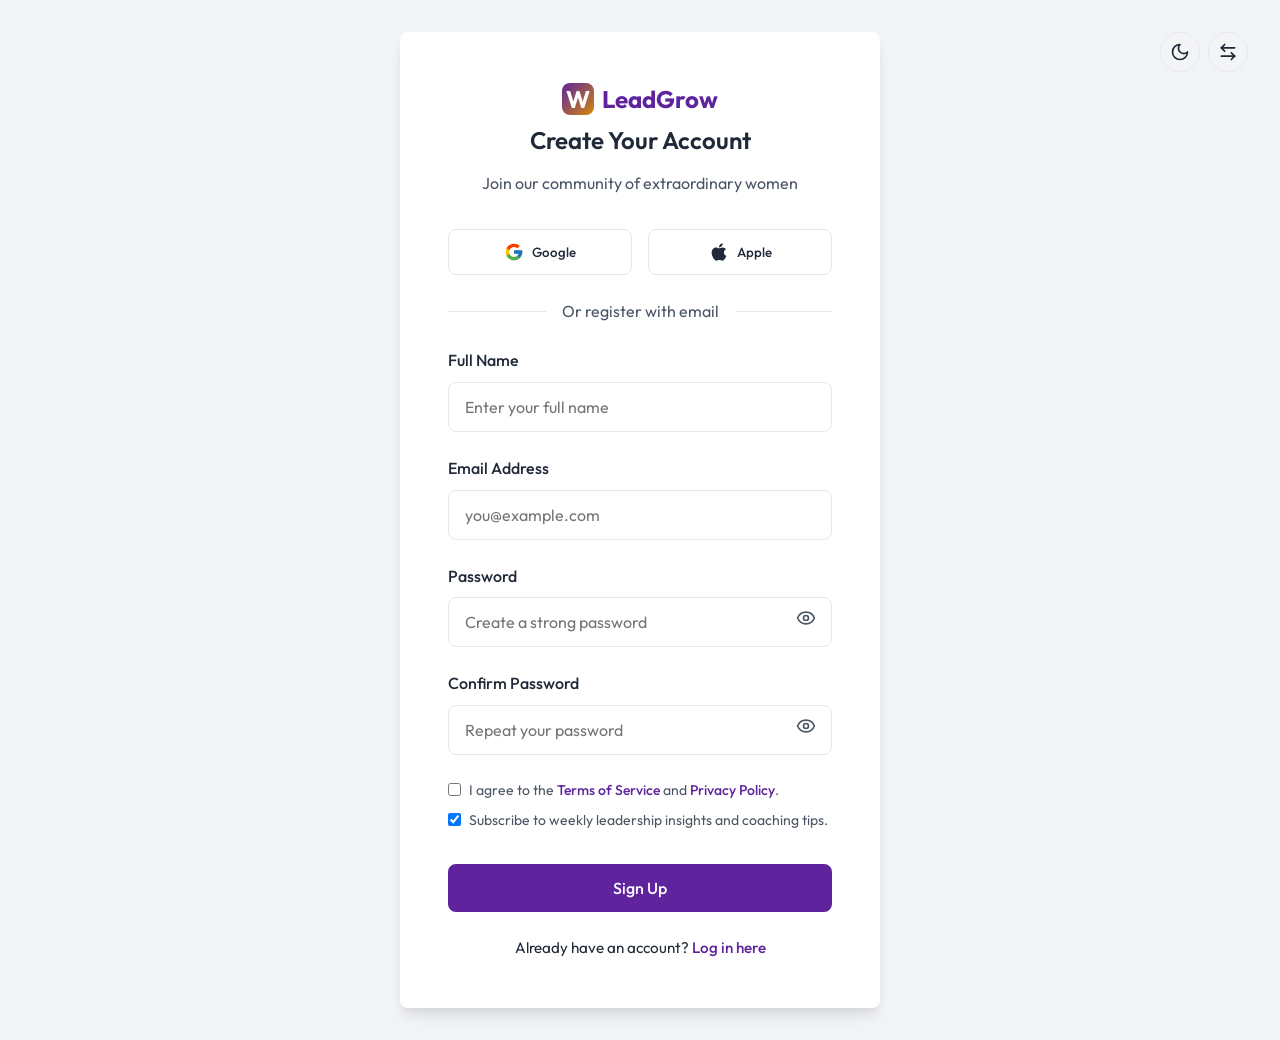
<file: signup.html>
<!DOCTYPE html>
<html lang="en">
<head>
  <meta charset="UTF-8">
  <meta name="viewport" content="width=device-width, initial-scale=1.0">
  <title>Create Account | LeadGrow Coaching</title>
  <meta name="description" content="Sign up and begin your professional development coaching journey.">
  <link rel="stylesheet" href="css/style.css">
  <link rel="icon" type="image/png" href="favicon.png">
  <script src="js/main.js" defer></script>
</head>
<body class="auth-page">
  
  <div class="auth-controls">
    <button class="icon-btn theme-toggle" aria-label="Toggle Theme">
      <svg xmlns="http://www.w3.org/2000/svg" width="20" height="20" viewBox="0 0 24 24" fill="none" stroke="currentColor" stroke-width="2" stroke-linecap="round" stroke-linejoin="round" class="lucide lucide-moon"><path d="M12 3a6 6 0 0 0 9 9 9 9 0 1 1-9-9Z"/></svg>
    </button>
    <button class="icon-btn rtl-toggle" aria-label="Toggle Direction">
      <svg xmlns="http://www.w3.org/2000/svg" width="20" height="20" viewBox="0 0 24 24" fill="none" stroke="currentColor" stroke-width="2" stroke-linecap="round" stroke-linejoin="round" class="lucide lucide-arrow-left-right"><path d="M8 3 4 7l4 4"/><path d="M4 7h16"/><path d="m16 21 4-4-4-4"/><path d="M20 17H4"/></svg>
    </button>
  </div>

  <div class="auth-card">

    <!-- Inside Card Logo -->
    <div class="text-center" style="margin-bottom: 2rem;">
      <a href="index.html" class="logo" style="justify-content: center; margin-bottom: 0.5rem;">
        <div class="logo-icon">W</div>
        <span>LeadGrow</span>
      </a>
      <h2>Create Your Account</h2>
      <p class="text-secondary">Join our community of extraordinary women</p>
    </div>

    <!-- Social Options -->
    <div class="social-login">
      <button class="btn-social" type="button">
        <svg xmlns="http://www.w3.org/2000/svg" viewBox="0 0 48 48"><path fill="#FFC107" d="M43.611,20.083H42V20H24v8h11.303c-1.649,4.657-6.08,8-11.303,8c-6.627,0-12-5.373-12-12c0-6.627,5.373-12,12-12c3.059,0,5.842,1.154,7.961,3.039l5.657-5.657C34.046,6.053,29.268,4,24,4C12.955,4,4,12.955,4,24c0,11.045,8.955,20,20,20c11.045,0,20-8.955,20-20C44,22.659,43.862,21.35,43.611,20.083z"/><path fill="#FF3D00" d="M6.306,14.691l6.571,4.819C14.655,15.108,18.961,12,24,12c3.059,0,5.842,1.154,7.961,3.039l5.657-5.657C34.046,6.053,29.268,4,24,4C16.318,4,9.656,8.337,6.306,14.691z"/><path fill="#4CAF50" d="M24,44c5.166,0,9.86-1.977,13.409-5.192l-6.19-5.238C29.211,35.091,26.715,36,24,36c-5.202,0-9.619-3.317-11.283-7.946l-6.522,5.025C9.505,39.556,16.227,44,24,44z"/><path fill="#1976D2" d="M43.611,20.083H42V20H24v8h11.303c-0.792,2.237-2.231,4.166-4.087,5.571c0.001-0.001,0.002-0.001,0.003-0.002l6.19,5.238C36.971,39.205,44,34,44,24C44,22.659,43.862,21.35,43.611,20.083z"/></svg>
        Google
      </button>
      <button class="btn-social" type="button">
        <!-- Minimalist Apple SVG -->
        <svg xmlns="http://www.w3.org/2000/svg" viewBox="0 0 384 512" fill="currentColor"><path d="M318.7 268.7c-.2-36.7 16.4-64.4 50-84.8-18.8-26.9-47.2-41.7-84.7-44.6-35.5-2.8-74.3 20.7-88.5 20.7-15 0-49.4-19.7-76.4-19.7C63.3 141.2 4 184.8 4 273.5q0 39.3 14.4 81.2c12.8 36.7 59 126.7 107.2 125.2 25.2-.6 43-17.9 75.8-17.9 31.8 0 48.3 17.9 76.4 17.9 48.6-.7 90.4-82.5 102.6-119.3-65.2-30.7-61.7-90-61.7-91.9zm-56.6-164.2c27.3-32.4 24.8-61.9 24-72.5-24.1 1.4-52 16.4-67.9 34.9-17.5 19.8-27.8 44.3-25.6 71.9 26.1 2 49.9-11.4 69.5-34.3z"/></svg>
        Apple
      </button>
    </div>

    <div class="auth-divider">Or register with email</div>

    <form action="dashboard.html" method="GET">
      <!-- Vertically arranged input fields as requested -->
      <div class="form-group">
        <label class="form-label" for="fullname">Full Name</label>
        <input type="text" id="fullname" class="form-control" placeholder="Enter your full name" required>
      </div>

      <div class="form-group">
        <label class="form-label" for="email">Email Address</label>
        <input type="email" id="email" class="form-control" placeholder="you@example.com" required>
      </div>

      <div class="form-group">
        <label class="form-label" for="password">Password</label>
        <div class="password-wrapper">
          <input type="password" id="password" class="form-control" placeholder="Create a strong password" required>
          <span class="password-toggle" aria-label="Toggle password visibility">
            <svg xmlns="http://www.w3.org/2000/svg" width="20" height="20" viewBox="0 0 24 24" fill="none" stroke="currentColor" stroke-width="2" stroke-linecap="round" stroke-linejoin="round" class="lucide lucide-eye"><path d="M2.062 12.348a1 1 0 0 1 0-.696 10.75 10.75 0 0 1 19.876 0 1 1 0 0 1 0 .696 10.75 10.75 0 0 1-19.876 0"/><circle cx="12" cy="12" r="3"/></svg>
          </span>
        </div>
      </div>

      <div class="form-group">
        <label class="form-label" for="confirm-password">Confirm Password</label>
        <div class="password-wrapper">
          <input type="password" id="confirm-password" class="form-control" placeholder="Repeat your password" required>
          <span class="password-toggle" aria-label="Toggle password visibility">
            <svg xmlns="http://www.w3.org/2000/svg" width="20" height="20" viewBox="0 0 24 24" fill="none" stroke="currentColor" stroke-width="2" stroke-linecap="round" stroke-linejoin="round" class="lucide lucide-eye"><path d="M2.062 12.348a1 1 0 0 1 0-.696 10.75 10.75 0 0 1 19.876 0 1 1 0 0 1 0 .696 10.75 10.75 0 0 1-19.876 0"/><circle cx="12" cy="12" r="3"/></svg>
          </span>
        </div>
      </div>

      <!-- Consent & Subscribe Stack -->
      <div style="margin-bottom: 2rem;">
        <label class="checkbox-wrap" style="align-items: flex-start; margin-bottom: 0.5rem;">
          <input type="checkbox" required style="margin-top: 0.25rem;">
          <span class="text-secondary" style="font-size: 0.875rem;">I agree to the <a href="#" class="forgot-link">Terms of Service</a> and <a href="#" class="forgot-link">Privacy Policy</a>.</span>
        </label>
        <label class="checkbox-wrap" style="align-items: flex-start;">
          <input type="checkbox" checked style="margin-top: 0.25rem;">
          <span class="text-secondary" style="font-size: 0.875rem;">Subscribe to weekly leadership insights and coaching tips.</span>
        </label>
      </div>

      <button type="submit" class="btn btn-primary btn-block">Sign Up</button>

      <p class="text-center" style="margin-top: 1.5rem; font-size: 0.95rem;">
        Already have an account? <a href="login.html" class="forgot-link">Log in here</a>
      </p>
    </form>
  </div>

  <button class="scroll-top" aria-label="Scroll to top">
    <svg xmlns="http://www.w3.org/2000/svg" width="24" height="24" viewBox="0 0 24 24" fill="none" stroke="currentColor" stroke-width="2" stroke-linecap="round" stroke-linejoin="round" class="lucide lucide-arrow-up"><path d="m18 15-6-6-6 6"/></svg>
  </button>
</body>
</html>
</file>
<file: css/style.css>
@import url('https://fonts.googleapis.com/css2?family=Outfit:wght@300;400;500;600;700&display=swap');

/* =========================================================================
   1. VARIABLES (Design System)
   ========================================================================= */
:root {
  /* Brand Colors */
  --primary-color: #5E239D;
  /* Deep Purple */
  --primary-light: #7E42C2;
  --primary-dark: #3F1272;

  --secondary-color: #D4880B;
  /* Coaching Gold */
  --secondary-light: #F5A623;
  --secondary-dark: #A16207;

  /* Status/Indicators */
  --success-color: #10B981;
  --error-color: #EF4444;
  --info-color: #3B82F6;

  /* Light Mode Surface Colors */
  --bg-color: #FAFAFA;
  --surface-color: #FFFFFF;
  --surface-alt: #F3F4F6;
  --text-primary: #1F2937;
  --text-secondary: #4B5563;
  --text-inverse: #FFFFFF;
  --border-color: #E5E7EB;

  /* Layout & Typography */
  --font-main: 'Outfit', sans-serif;
  --transition: all 0.3s cubic-bezier(0.4, 0, 0.2, 1);
  --border-radius: 8px;
  --container-width: 1200px;

  /* Shadows */
  --shadow-sm: 0 1px 2px 0 rgba(0, 0, 0, 0.05);
  --shadow-md: 0 4px 6px -1px rgba(0, 0, 0, 0.1), 0 2px 4px -1px rgba(0, 0, 0, 0.06);
  --shadow-lg: 0 10px 15px -3px rgba(0, 0, 0, 0.1), 0 4px 6px -2px rgba(0, 0, 0, 0.05);
}

/* Dark Mode Variables */
[data-theme="dark"] {
  --bg-color: #111827;
  --surface-color: #1F2937;
  --surface-alt: #374151;
  --text-primary: #F9FAFB;
  --text-secondary: #D1D5DB;
  --text-inverse: #1F2937;
  --border-color: #4B5563;

  /* Increased Intensity for Dark Mode Accessibility */
  --primary-color: #A855F7;
  --primary-light: #C084FC;
  --primary-dark: #7E22CE;

  --shadow-sm: 0 1px 2px 0 rgba(0, 0, 0, 0.3);
  --shadow-md: 0 4px 6px -1px rgba(0, 0, 0, 0.4), 0 2px 4px -1px rgba(0, 0, 0, 0.2);
  --shadow-lg: 0 10px 15px -3px rgba(0, 0, 0, 0.5), 0 4px 6px -2px rgba(0, 0, 0, 0.3);
}

/* =========================================================================
   2. RESET & BASE
   ========================================================================= */
*,
*::before,
*::after {
  box-sizing: border-box;
  margin: 0;
  padding: 0;
}

html {
  scroll-behavior: smooth;
  font-size: 16px;
}

/* Page Background Image Overlay */
body.with-bg-image::before {
  content: '';
  position: fixed;
  top: 0;
  left: 0;
  right: 0;
  bottom: 0;
  /* Premium modern corporate office space blurred */
  background-image: url('https://images.unsplash.com/photo-1497366216548-37526070297c?auto=format&fit=crop&q=80&w=1920');
  background-size: cover;
  background-position: center;
  background-attachment: fixed;
  opacity: 0.12;
  /* Reduced from 0.50 for high readability */
  z-index: -10;
  pointer-events: none;
}

[data-theme="dark"] body.with-bg-image::before {
  opacity: 0.10;
}

/* Remove solid blocking backgrounds so the image shines through */
body.with-bg-image .section-bg,
body.with-bg-image .logo-banner,
body.with-bg-image .footer {
  background-color: transparent !important;
  border-top-color: transparent !important;
}

body {
  font-family: var(--font-main);
  background-color: var(--bg-color);
  color: var(--text-primary);
  line-height: 1.6;
  -webkit-font-smoothing: antialiased;
  transition: background-color 0.3s ease, color 0.3s ease;
  overflow-x: hidden;
}

img {
  max-width: 100%;
  height: auto;
  display: block;
}

a {
  text-decoration: none;
  color: inherit;
  transition: var(--transition);
}

ul {
  list-style: none;
}

button {
  cursor: pointer;
  font-family: inherit;
  border: none;
  background: none;
}

h1,
h2,
h3,
h4,
h5,
h6 {
  line-height: 1.2;
  font-weight: 600;
  color: var(--text-primary);
  margin-bottom: 1rem;
}

/* =========================================================================
   3. UTILITIES & LAYOUT
   ========================================================================= */
.container {
  width: 100%;
  max-width: var(--container-width);
  margin: 0 auto;
  padding: 0 1.5rem;
}

.section {
  padding: 5rem 0;
}

.section-bg {
  background-color: var(--surface-alt);
}

.text-center {
  text-align: center;
}

.text-primary {
  color: var(--primary-color);
}

.text-secondary {
  color: var(--text-secondary);
}

.text-accent {
  color: var(--secondary-color);
}

.flex {
  display: flex;
}

.flex-col {
  display: flex;
  flex-direction: column;
}

.items-center {
  align-items: center;
}

.justify-between {
  justify-content: space-between;
}

.justify-center {
  justify-content: center;
}

.gap-1 {
  gap: 0.5rem;
}

.gap-2 {
  gap: 1rem;
}

.gap-3 {
  gap: 1.5rem;
}

.gap-4 {
  gap: 2rem;
}

.gap-6 {
  gap: 3rem;
}

.grid {
  display: grid;
}

.grid-2 {
  grid-template-columns: repeat(2, 1fr);
  gap: 2rem;
}

.grid-3 {
  grid-template-columns: repeat(3, 1fr);
  gap: 2rem;
}

.grid-4 {
  grid-template-columns: repeat(4, 1fr);
  gap: 2rem;
}

@media (max-width: 1024px) {

  .grid-2,
  .grid-3,
  .grid-4 {
    grid-template-columns: repeat(2, 1fr);
  }
}

@media (max-width: 768px) {

  .grid-2,
  .grid-3,
  .grid-4 {
    grid-template-columns: 1fr;
  }
}

/* =========================================================================
   4. COMPONENTS
   ========================================================================= */

/* Buttons */
.btn {
  display: inline-flex;
  align-items: center;
  justify-content: center;
  padding: 0.75rem 1.5rem;
  border-radius: var(--border-radius);
  font-weight: 500;
  font-size: 1rem;
  transition: var(--transition);
  text-align: center;
  white-space: nowrap;
  gap: 0.5rem;
}

.btn-primary {
  background-color: var(--primary-color);
  color: white;
  border: 2px solid var(--primary-color);
}

.btn-primary:hover {
  background-color: var(--primary-dark);
  border-color: var(--primary-dark);
  transform: translateY(-2px);
  box-shadow: var(--shadow-md);
}

.btn-secondary {
  background-color: transparent;
  color: var(--primary-color);
  border: 2px solid var(--primary-color);
}

.btn-secondary:hover {
  background-color: var(--primary-light);
  color: white;
  border-color: var(--primary-light);
  transform: translateY(-2px);
}

[data-theme="dark"] .btn-secondary {
  color: var(--secondary-color);
  border-color: var(--secondary-color);
}

[data-theme="dark"] .btn-secondary:hover {
  background-color: var(--secondary-color);
  color: var(--text-inverse);
}

.btn-white {
  background-color: white;
  color: var(--primary-color);
  font-weight: 700;
  border: 2px solid white;
}

.btn-white:hover {
  background-color: transparent;
  color: white;
  border-color: white;
  transform: translateY(-2px);
}

.btn-block {
  width: 100%;
}

/* Forms */
.form-group {
  margin-bottom: 1.5rem;
  display: flex;
  flex-direction: column;
}

.form-label {
  font-weight: 500;
  margin-bottom: 0.5rem;
  color: var(--text-primary);
}

.form-control {
  width: 100%;
  padding: 0.875rem 1rem;
  border: 1px solid var(--border-color);
  border-radius: var(--border-radius);
  background-color: var(--surface-color);
  color: var(--text-primary);
  font-family: var(--font-main);
  font-size: 1rem;
  transition: var(--transition);
}

.form-control:focus {
  outline: none;
  border-color: var(--primary-color);
  box-shadow: 0 0 0 3px rgba(94, 35, 157, 0.2);
}

.form-row {
  display: flex;
  gap: 1.5rem;
}

@media (max-width: 600px) {
  .form-row {
    flex-direction: column;
    gap: 0;
  }
}

/* Password Toggle Wrapper */
.password-wrapper {
  position: relative;
  display: flex;
  align-items: center;
}

.password-wrapper .form-control {
  padding-right: 3rem;
  /* Space for icon */
}

[dir="rtl"] .password-wrapper .form-control {
  padding-left: 3rem;
  padding-right: 1rem;
}

.password-toggle {
  position: absolute;
  right: 1rem;
  color: var(--text-secondary);
  cursor: pointer;
}

[dir="rtl"] .password-toggle {
  left: 1rem;
  right: auto;
}

/* Checkbox & Links Line */
.auth-meta {
  display: flex;
  justify-content: space-between;
  align-items: center;
  font-size: 0.9rem;
  margin-bottom: 1.5rem;
}

.checkbox-wrap {
  display: flex;
  align-items: center;
  gap: 0.5rem;
  cursor: pointer;
}

.forgot-link {
  color: var(--primary-color);
  font-weight: 500;
}

.forgot-link:hover {
  text-decoration: underline;
}

/* Social Login */
.social-login {
  display: flex;
  gap: 1rem;
  margin-top: 1rem;
}

.btn-social {
  flex: 1;
  display: flex;
  justify-content: center;
  align-items: center;
  gap: 0.5rem;
  padding: 0.75rem;
  border: 1px solid var(--border-color);
  border-radius: var(--border-radius);
  background-color: var(--surface-color);
  color: var(--text-primary);
  font-weight: 500;
  transition: var(--transition);
}

.btn-social:hover {
  background-color: var(--surface-alt);
}

.btn-social img,
.btn-social svg {
  width: 20px;
  height: 20px;
}

/* Cards */
.card {
  background-color: var(--surface-color);
  border-radius: var(--border-radius);
  box-shadow: var(--shadow-sm);
  padding: 2rem;
  border: 1px solid var(--border-color);
  transition: var(--transition);
  display: flex;
  flex-direction: column;
}

.card .btn,
.card .btn-block {
  margin-top: auto;
}

@media(hover: hover) {
  .card-hover:hover {
    transform: translateY(-5px);
    box-shadow: var(--shadow-md);
    border-color: var(--primary-light);
  }
}

/* Theme & RTL Toggles */
.nav-toggles {
  display: flex;
  align-items: center;
  gap: 1rem;
}

.icon-btn {
  width: 40px;
  height: 40px;
  border-radius: 50%;
  display: flex;
  align-items: center;
  justify-content: center;
  color: var(--text-primary);
  background-color: var(--surface-alt);
  transition: var(--transition);
  border: 1px solid var(--border-color);
}

.icon-btn:hover {
  background-color: var(--primary-color);
  color: white;
}

.icon-btn svg {
  width: 20px;
  height: 20px;
}

/* =========================================================================
   5. HEADER & NAVIGATION
   ========================================================================= */
.header {
  position: sticky;
  top: 0;
  z-index: 1000;
  background-color: rgba(255, 255, 255, 0.95);
  backdrop-filter: blur(8px);
  border-bottom: 1px solid var(--border-color);
  transition: var(--transition);
}

[data-theme="dark"] .header {
  background-color: #000000;
  border-bottom-color: #1a1a1a;
  backdrop-filter: none;
}

.header-container {
  display: flex;
  justify-content: space-between;
  align-items: center;
  height: 80px;
}

.logo {
  display: flex;
  align-items: center;
  gap: 0.5rem;
  font-size: 1.5rem;
  font-weight: 700;
  color: var(--primary-color);
  text-decoration: none;
  transition: var(--transition);
}

[data-theme="dark"] .logo {
  color: #FFFFFF;
}

.logo-icon {
  width: 32px;
  height: 32px;
  background: linear-gradient(135deg, var(--primary-color), var(--secondary-color));
  border-radius: 8px;
  display: flex;
  align-items: center;
  justify-content: center;
  color: white;
}

.nav {
  display: flex;
  align-items: center;
  gap: 1.5rem;
}

.nav-list {
  display: flex;
  align-items: center;
  gap: 1.5rem;
}

.nav-link {
  font-weight: 500;
  color: var(--text-primary);
  text-decoration: none;
  position: relative;
  padding: 0.5rem 0;
}

.nav-link:hover,
.nav-link.active {
  color: var(--primary-color);
}

.nav-link::after {
  content: '';
  position: absolute;
  bottom: 0;
  left: 0;
  width: 0;
  height: 2px;
  background-color: var(--primary-color);
  transition: var(--transition);
}

.nav-link:hover::after,
.nav-link.active::after {
  width: 100%;
}

[dir="rtl"] .nav-link::after {
  left: auto;
  right: 0;
}

.mobile-menu-btn {
  display: none;
  background: none;
  border: none;
  color: var(--text-primary);
  font-size: 1.5rem;
  cursor: pointer;
}

/* Hamburger Slide-in menu */
.mobile-nav-overlay {
  position: fixed;
  top: 0;
  left: 0;
  width: 100%;
  height: 100vh;
  background-color: rgba(0, 0, 0, 0.5);
  z-index: 1001;
  opacity: 0;
  visibility: hidden;
  transition: var(--transition);
}

.mobile-nav-overlay.active {
  opacity: 1;
  visibility: visible;
}

[data-theme="dark"] .mobile-nav-panel {
  background-color: #000000;
  border-left: 1px solid #1a1a1a;
}

[data-theme="dark"][dir="rtl"] .mobile-nav-panel {
  border-left: none;
  border-right: 1px solid #1a1a1a;
}

.mobile-nav-panel {
  position: fixed;
  top: 0;
  right: -340px;
  width: 300px;
  max-width: 85vw;
  height: 100vh;
  background-color: var(--surface-color);
  z-index: 1002;
  padding: 2rem;
  box-shadow: var(--shadow-lg);
  transition: right 0.3s cubic-bezier(0.4, 0, 0.2, 1), left 0.3s cubic-bezier(0.4, 0, 0.2, 1);
  display: flex;
  flex-direction: column;
}

[dir="rtl"] .mobile-nav-panel {
  right: auto;
  left: -340px;
}

.mobile-nav-panel.active {
  right: 0;
}

[dir="rtl"] .mobile-nav-panel.active {
  left: 0;
}

.mobile-nav-close {
  align-self: flex-end;
  font-size: 1.5rem;
  color: var(--text-primary);
  margin-bottom: 2rem;
}

.mobile-nav-list {
  display: flex;
  flex-direction: column;
  gap: 1.5rem;
}

.mobile-nav-list .nav-link {
  font-size: 1.2rem;
}

.mobile-nav-line {
  height: 1px;
  background-color: var(--border-color);
  margin: 1.5rem 0;
}

.mobile-nav-footer {
  margin-top: 2rem;
  display: flex;
  flex-direction: column;
  gap: 1.5rem;
}

.mobile-nav-footer .nav-toggles {
  justify-content: center;
}

@media (max-width: 1024px) {

  .nav-list,
  .header .btn,
  .header .nav-toggles {
    display: none;
  }

  .mobile-menu-btn {
    display: block;
  }
}

/* =========================================================================
   6. FOOTER
   ========================================================================= */
.footer {
  background-color: var(--surface-alt);
  padding: 4rem 0 2rem;
  border-top: 1px solid var(--border-color);
}

.footer-top {
  display: grid;
  grid-template-columns: 2fr 1fr 1fr 1.5fr;
  gap: 3rem;
  margin-bottom: 3rem;
}

.footer-brand p {
  margin-top: 1rem;
  color: var(--text-secondary);
}

.footer-title {
  font-size: 1.125rem;
  margin-bottom: 1.5rem;
}

.footer-links {
  display: flex;
  flex-direction: column;
  gap: 0.75rem;
  color: var(--text-secondary);
}

.footer-links a:hover {
  color: var(--primary-color);
}

.social-links {
  display: flex;
  gap: 0.75rem;
  margin-top: 1.5rem;
}

.social-links .icon-btn {
  width: 38px;
  height: 38px;
  background-color: var(--surface-color);
  border: 1px solid var(--border-color);
  color: var(--text-secondary);
  transition: var(--transition);
}

.social-links .icon-btn:hover {
  background-color: var(--primary-color);
  color: white;
  border-color: var(--primary-color);
  transform: translateY(-3px);
  box-shadow: var(--shadow-sm);
}

.footer-bottom {
  text-align: center;
  padding-top: 2rem;
  border-top: 1px solid var(--border-color);
  color: var(--text-secondary);
  font-size: 0.875rem;
}

@media (max-width: 992px) {
  .footer-top {
    grid-template-columns: 1fr 1fr;
  }
}

@media (max-width: 576px) {
  .footer-top {
    grid-template-columns: 1fr;
    gap: 2rem;
  }
}

/* =========================================================================
   7. PAGE SPECIFIC SECTIONS
   ========================================================================= */

/* Hero Section */
.hero {
  padding: 6rem 0;
  display: flex;
  align-items: center;
  min-height: 80vh;
}

.hero-content {
  flex: 1;
}

.hero-image {
  flex: 1;
  display: flex;
  justify-content: center;
}

.hero-image img {
  border-radius: var(--border-radius);
  box-shadow: var(--shadow-lg);
}

.hero-badge {
  display: inline-block;
  padding: 0.5rem 1rem;
  background-color: var(--primary-light);
  color: white;
  border-radius: 20px;
  font-weight: 600;
  font-size: 0.875rem;
  margin-bottom: 1.5rem;
}

.hero h1 {
  font-size: 3.5rem;
  line-height: 1.1;
  margin-bottom: 1.5rem;
}

.hero p {
  font-size: 1.25rem;
  color: var(--text-secondary);
  margin-bottom: 2rem;
  max-width: 600px;
}

.hero-actions {
  display: flex;
  gap: 1rem;
}

@media (max-width: 992px) {
  .hero {
    flex-direction: column;
    text-align: center;
    padding: 4rem 0;
  }

  .hero-content {
    margin-bottom: 3rem;
  }

  .hero p {
    margin: 0 auto 2rem;
  }

  .hero-actions {
    justify-content: center;
  }
}

@media (max-width: 576px) {
  .hero h1 {
    font-size: 2.5rem;
  }

  .hero-actions {
    flex-direction: column;
    width: 100%;
  }

  .hero-actions .btn {
    width: 100%;
  }
}

/* Funnel Video & Image Heros */
.hero-video-bg,
.hero-image-bg {
  position: relative;
  min-height: 100vh;
  display: flex;
  align-items: center;
  justify-content: center;
  color: white;
  text-align: center;
  overflow: hidden;
}

.hero-image-bg {
  min-height: 85vh;
  background-image: url('https://images.unsplash.com/photo-1573164713988-8665fc963095?auto=format&fit=crop&q=80&w=1920');
  background-size: cover;
  background-position: center 20%;
}

.video-overlay {
  position: absolute;
  top: 0;
  left: 0;
  width: 100%;
  height: 100%;
  background: rgba(0, 0, 0, 0.6);
  z-index: 1;
}

.video-placeholder {
  position: absolute;
  top: 0;
  left: 0;
  width: 100%;
  height: 100%;
  object-fit: cover;
  z-index: 0;
}

.hero-video-content {
  position: relative;
  z-index: 2;
  max-width: 800px;
  padding: 0 1.5rem;
}

.hero-video-content h1 {
  color: white;
  /* Override default text-primary */
}

/* Pricing Page */
.pricing-card {
  position: relative;
  display: flex;
  flex-direction: column;
}

.pricing-card.popular {
  border: 2px solid var(--primary-color);
  transform: scale(1.05);
  /* Stand out */
  z-index: 2;
}

.pricing-card.popular .popular-badge {
  position: absolute;
  top: -16px;
  left: 50%;
  transform: translateX(-50%);
  background-color: var(--primary-color);
  color: white;
  padding: 0.25rem 1rem;
  border-radius: 20px;
  font-size: 0.875rem;
  font-weight: 600;
}

.price {
  font-size: 3rem;
  font-weight: 700;
  color: var(--primary-color);
  margin: 1.5rem 0;
}

.price span {
  font-size: 1rem;
  color: var(--text-secondary);
}

.pricing-features {
  margin-bottom: 2rem;
  flex-grow: 1;
}

.pricing-features li {
  display: flex;
  align-items: center;
  gap: 0.75rem;
  margin-bottom: 1rem;
  color: var(--text-secondary);
}

.pricing-features i {
  color: var(--success-color);
}

@media (max-width: 992px) {
  .pricing-card {
    text-align: center !important;
  }

  .pricing-card.popular {
    transform: scale(1);
  }

  .pricing-card .pricing-features {
    display: flex;
    flex-direction: column;
    align-items: center;
    margin: 0 auto 2rem;
  }
}

/* Calendar Styles (Dashboard) */
.calendar-grid {
  display: grid;
  grid-template-columns: repeat(7, 1fr);
  gap: 0.5rem;
  text-align: center;
}

.calendar-day {
  padding: 0.75rem;
  border-radius: 8px;
  transition: var(--transition);
}

@media (max-width: 600px) {
  .calendar-grid {
    gap: 0.25rem;
  }

  .calendar-day {
    padding: 0.5rem;
  }
}

@media (max-width: 400px) {
  .calendar-day {
    padding: 0.35rem;
  }
}

/* Authentication Layout (Login & Signup) */
.auth-page {
  min-height: 100vh;
  display: flex;
  align-items: center;
  justify-content: center;
  padding: 2rem 1.5rem;
  background-color: var(--surface-alt);
  /* Light background to contrast card */
}

.auth-card {
  width: 100%;
  max-width: 480px;
  background-color: var(--surface-color);
  padding: 3rem;
  border-radius: var(--border-radius);
  box-shadow: var(--shadow-lg);
  position: relative;
}

.auth-card .logo {
  justify-content: center;
  margin-bottom: 2rem;
}

.auth-header {
  text-align: center;
  margin-bottom: 2rem;
}

.auth-controls {
  position: fixed;
  top: 2rem;
  right: 2rem;
  display: flex;
  gap: 0.5rem;
  z-index: 1000;
}

@media (max-width: 576px) {
  .auth-card {
    padding: 2rem;
    padding-top: 4.5rem;
  }

  .auth-controls {
    top: 1.5rem;
    right: 1.5rem;
  }
}

[dir="rtl"] .auth-controls {
  right: auto;
  left: 2rem;
}

/* Divider for Social Login */
.auth-divider {
  display: flex;
  align-items: center;
  text-align: center;
  margin: 1.5rem 0;
  color: var(--text-secondary);
}

.auth-divider::before,
.auth-divider::after {
  content: '';
  flex: 1;
  border-bottom: 1px solid var(--border-color);
}

.auth-divider:not(:empty)::before {
  margin-right: 1rem;
}

.auth-divider:not(:empty)::after {
  margin-left: 1rem;
}

/* Dashboard Layout */
.dashboard-layout {
  display: flex;
  height: 100vh;
}

.sidebar {
  width: 280px;
  background-color: var(--surface-color);
  border-right: 1px solid var(--border-color);
  display: flex;
  flex-direction: column;
  position: sticky;
  top: 0;
  height: 100vh;
}

[dir="rtl"] .sidebar {
  border-right: none;
  border-left: 1px solid var(--border-color);
}

.sidebar-header {
  padding: 1.5rem;
  border-bottom: 1px solid var(--border-color);
}

.sidebar-nav {
  padding: 1rem;
}

.sidebar-link {
  display: flex;
  align-items: center;
  gap: 1rem;
  padding: 0.875rem 1rem;
  color: var(--text-secondary);
  border-radius: var(--border-radius);
  transition: var(--transition);
  font-weight: 500;
  margin-bottom: 0.5rem;
}

.sidebar-link:hover,
.sidebar-link.active {
  background-color: rgba(94, 35, 157, 0.1);
  color: var(--primary-color);
}

.sidebar-footer {
  padding: 1.5rem;
  border-top: 1px solid var(--border-color);
}

.dashboard-main {
  flex: 1;
  background-color: var(--surface-alt);
  display: flex;
  flex-direction: column;
  overflow: hidden;
  min-height: 0;
  min-width: 0;
}

.dashboard-header {
  height: 80px;
  background-color: var(--surface-color);
  border-bottom: 1px solid var(--border-color);
  display: flex;
  align-items: center;
  justify-content: space-between;
  padding: 0 1.5rem;
}

@media (max-width: 768px) {
  .dashboard-header {
    height: 70px;
  }
}

@media (max-width: 600px) {
  .card {
    padding: 1.5rem;
  }
}

@media (max-width: 400px) {
  .card {
    padding: 1rem;
  }
}

@media (max-width: 600px) {
  .dashboard-header {
    padding: 0 1rem;
    height: 70px;
  }
}

.header-actions {
  display: flex;
  align-items: center;
  gap: 1.5rem;
}

@media (max-width: 768px) {
  .header-actions {
    gap: 0.75rem;
  }

  .user-profile .user-info {
    display: none;
  }
}

.user-profile {
  display: flex;
  align-items: center;
  gap: 0.75rem;
  font-weight: 500;
  cursor: pointer;
}

.avatar {
  width: 40px;
  height: 40px;
  border-radius: 50%;
  background-color: var(--primary-color);
  color: white;
  display: flex;
  align-items: center;
  justify-content: center;
  font-weight: 600;
}

.dashboard-content {
  padding: 2rem;
  overflow-y: auto;
  flex: 1;
}

@media (max-width: 768px) {
  .dashboard-content {
    padding: 1.5rem;
  }
}

@media (max-width: 480px) {
  .dashboard-content {
    padding: 1rem;
  }
}

/* Dashboard Grid Overrides */
@media (max-width: 992px) {

  .dashboard-content .grid-2,
  .dashboard-content .grid-3 {
    grid-template-columns: 1fr !important;
    gap: 1.5rem;
  }
}

.grid-span-full {
  grid-column: 1 / -1 !important;
}

@media (max-width: 992px) {
  .grid-span-full {
    grid-column: auto !important;
  }
}

.dashboard-toggle {
  display: none;
  margin-right: 1.5rem;
}

[dir="rtl"] .dashboard-toggle {
  margin-right: 0;
  margin-left: 1.5rem;
}

.sidebar-overlay {
  position: fixed;
  top: 0;
  left: 0;
  right: 0;
  bottom: 0;
  background-color: rgba(0, 0, 0, 0.5);
  backdrop-filter: blur(4px);
  z-index: 999;
  opacity: 0;
  visibility: hidden;
  transition: var(--transition);
}

.sidebar-overlay.active {
  opacity: 1;
  visibility: visible;
}

@media (max-width: 992px) {
  .dashboard-toggle {
    display: flex;
  }

  .sidebar {
    position: fixed;
    left: 0;
    top: 0;
    bottom: 0;
    transform: translateX(-100%);
    z-index: 1000;
  }

  .sidebar.active {
    transform: translateX(0);
  }

  [dir="rtl"] .sidebar {
    left: auto;
    right: 0;
    transform: translateX(100%);
  }

  [dir="rtl"] .sidebar.active {
    transform: translateX(0);
  }

  .dashboard-header {
    padding: 0 1.5rem;
  }
}

/* Feature/Coach Story Image */
.img-wrapper {
  position: relative;
  border-radius: var(--border-radius);
  overflow: hidden;
}

.img-wrapper::after {
  content: '';
  position: absolute;
  top: 0;
  left: 0;
  right: 0;
  bottom: 0;
  border: 4px solid var(--primary-color);
  border-radius: var(--border-radius);
  opacity: 0.5;
  transform: translate(12px, 12px);
  z-index: -1;
}

/* Feature Images */
.feature-img-wrap {
  width: 80px;
  height: 80px;
  margin: 0 auto 1.5rem;
  border-radius: 50%;
  overflow: hidden;
  border: 2px solid var(--primary-light);
  box-shadow: var(--shadow-sm);
  transition: var(--transition);
}

.card:hover .feature-img-wrap,
.step-card:hover .feature-img-wrap {
  transform: scale(1.1);
  border-color: var(--secondary-color);
}

.feature-img {
  width: 100%;
  height: 100%;
  object-fit: cover;
}

/* Custom Scrollbar for slightly cleaner feel */
::-webkit-scrollbar {
  width: 8px;
}

::-webkit-scrollbar-track {
  background: var(--bg-color);
}

::-webkit-scrollbar-thumb {
  background: var(--border-color);
  border-radius: 4px;
}

::-webkit-scrollbar-thumb:hover {
  background: var(--text-secondary);
}

/* =========================================================================
   8. ENHANCED CONTENT BLOCKS
   ========================================================================= */

/* Trusted By / Logos Banner */
.logo-banner {
  padding: 3rem 0;
  border-bottom: 1px solid var(--border-color);
  background-color: var(--surface-color);
}

.logo-track {
  display: flex;
  justify-content: center;
  align-items: center;
  flex-wrap: wrap;
  gap: 3rem;
  opacity: 0.6;
  filter: grayscale(100%);
  transition: var(--transition);
}

.logo-track:hover {
  opacity: 1;
  filter: grayscale(0%);
}

.logo-track img {
  height: 40px;
  width: auto;
  object-fit: contain;
}

.star-icon {
  width: 20px;
  height: 20px;
  object-fit: contain;
}

.star-rating {
  gap: 0.25rem;
}

/* New Content Section Layouts */
.feature-row {
  display: flex;
  align-items: center;
  gap: 4rem;
  margin-top: 4rem;
}

.feature-row.reverse {
  flex-direction: row-reverse;
}

.feature-row-content {
  flex: 1;
  text-align: left;
}

.feature-row-img {
  flex: 1;
  border-radius: var(--border-radius);
  box-shadow: var(--shadow-lg);
  overflow: hidden;
}

.pillar-grid {
  display: grid;
  grid-template-columns: repeat(4, 1fr);
  gap: 2rem;
  margin-top: 3rem;
}

.pillar-card {
  text-align: center;
  padding: 2rem;
  background-color: var(--surface-color);
  border-radius: var(--border-radius);
  border: 1px solid var(--border-color);
  transition: var(--transition);
}

.pillar-card:hover {
  transform: translateY(-5px);
  border-color: var(--primary-color);
}

.cta-banner {
  background: linear-gradient(135deg, var(--primary-dark) 0%, var(--primary-color) 100%);
  color: white;
  padding: 5rem 0;
  text-align: center;
  border-radius: var(--border-radius);
}

@media (max-width: 1024px) {

  .feature-row,
  .feature-row.reverse {
    flex-direction: column;
    text-align: center;
    gap: 2rem;
  }

  .feature-row-content {
    text-align: center;
  }

  .journey-grid {
    grid-template-columns: 1fr;
    text-align: center;
    gap: 2rem;
  }

  .journey-content {
    text-align: center;
  }

  .pillar-grid {
    grid-template-columns: repeat(2, 1fr);
  }

  .contact-info-block {
    text-align: center;
  }

  .contact-info-block .flex.items-center,
  .contact-info-block .flex.flex-col {
    flex-direction: column;
    text-align: center;
    align-items: center;
  }

  .contact-info-block .social-links {
    justify-content: center;
  }
}

@media (max-width: 576px) {
  .pillar-grid {
    grid-template-columns: 1fr;
  }
}

/* Semantic Details Toggle (FAQ) */
details.faq {
  background-color: var(--surface-color);
  border: 1px solid var(--border-color);
  border-radius: var(--border-radius);
  margin-bottom: 1rem;
  overflow: hidden;
  transition: var(--transition);
}

details.faq[open] {
  border-color: var(--primary-light);
  box-shadow: var(--shadow-sm);
}

details.faq summary {
  padding: 1.5rem;
  font-weight: 600;
  font-size: 1.1rem;
  cursor: pointer;
  display: flex;
  justify-content: space-between;
  align-items: center;
  list-style: none;
  /* Hide default arrow */
}

details.faq summary::-webkit-details-marker {
  display: none;
}

details.faq summary::after {
  content: '+';
  background-color: var(--surface-alt);
  color: var(--primary-color);
  width: 30px;
  height: 30px;
  display: flex;
  justify-content: center;
  align-items: center;
  border-radius: 50%;
  font-size: 1.25rem;
  font-weight: normal;
  transition: var(--transition);
}

details.faq[open] summary::after {
  content: '-';
  background-color: var(--primary-color);
  color: white;
}

.faq-content {
  padding: 0 1.5rem 1.5rem;
  color: var(--text-secondary);
  line-height: 1.7;
}

/* Metrics & Stats Block */
.stat-box {
  text-align: center;
  padding: 2rem;
}

.stat-value {
  font-size: 3.5rem;
  font-weight: 700;
  color: var(--primary-color);
  line-height: 1;
  margin-bottom: 0.5rem;
}

.stat-label {
  font-size: 1.1rem;
  font-weight: 500;
  color: var(--text-secondary);
}

/* ProgressBar for Dashboard */
.progress-container {
  width: 100%;
  height: 8px;
  background-color: var(--surface-alt);
  border-radius: 4px;
  overflow: hidden;
  margin-top: 0.5rem;
}

.progress-bar {
  height: 100%;
  background-color: var(--primary-color);
  border-radius: 4px;
}

.progress-bar.success {
  background-color: var(--success-color);
}

.progress-bar.warning {
  background-color: var(--secondary-color);
}

/* Scroll to Top */
.scroll-top {
  position: fixed;
  bottom: 2rem;
  right: 2rem;
  width: 50px;
  height: 50px;
  border-radius: 50%;
  background-color: var(--primary-color);
  color: white;
  border: none;
  display: flex;
  align-items: center;
  justify-content: center;
  cursor: pointer;
  z-index: 999;
  box-shadow: var(--shadow-lg);
  opacity: 0;
  visibility: hidden;
  transition: all 0.3s cubic-bezier(0.4, 0, 0.2, 1);
  transform: translateY(10px);
}

.scroll-top.active {
  opacity: 1;
  visibility: visible;
  transform: translateY(0);
}

.scroll-top:hover {
  background-color: var(--primary-dark);
  transform: translateY(-5px);
}

[dir="rtl"] .scroll-top {
  right: auto;
  left: 2rem;
}

@media (max-width: 768px) {
  .scroll-top {
    width: 44px;
    height: 44px;
    bottom: 1.5rem;
    right: 1.5rem;
  }
}
</file>
